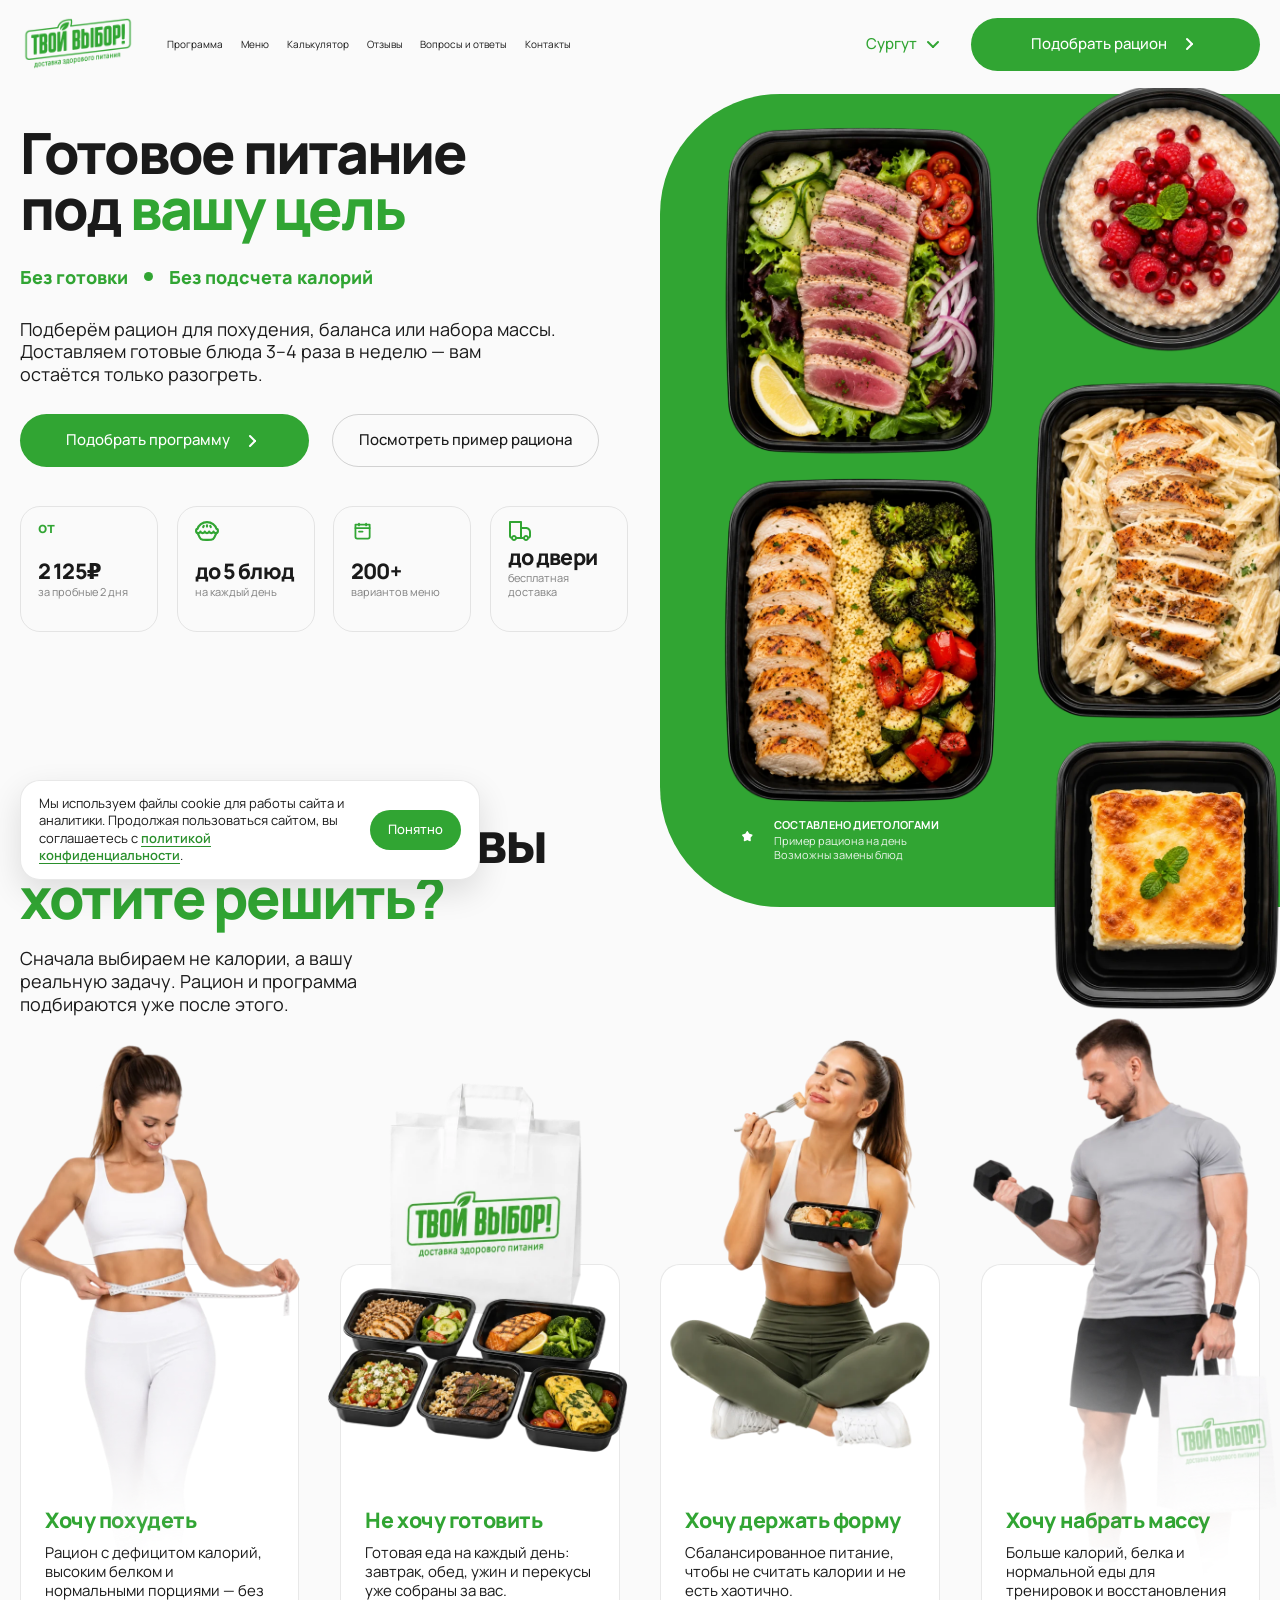
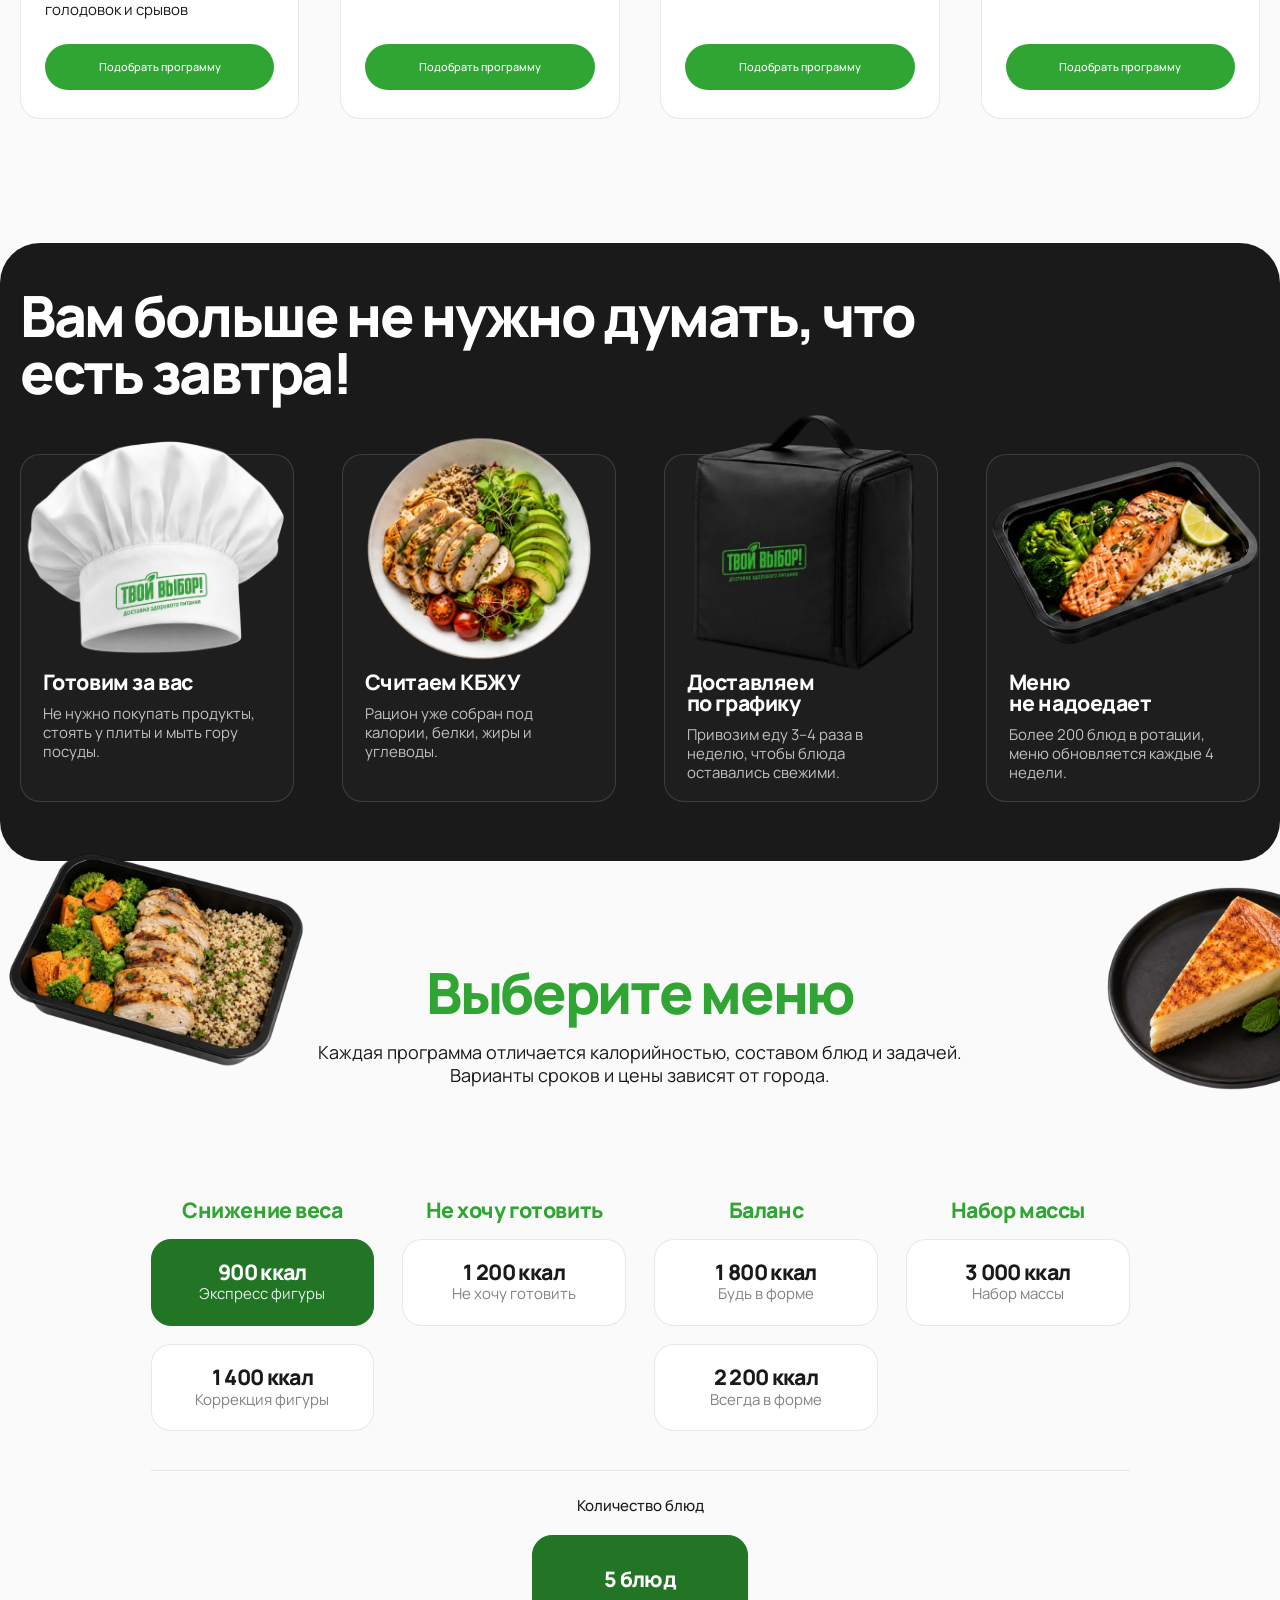
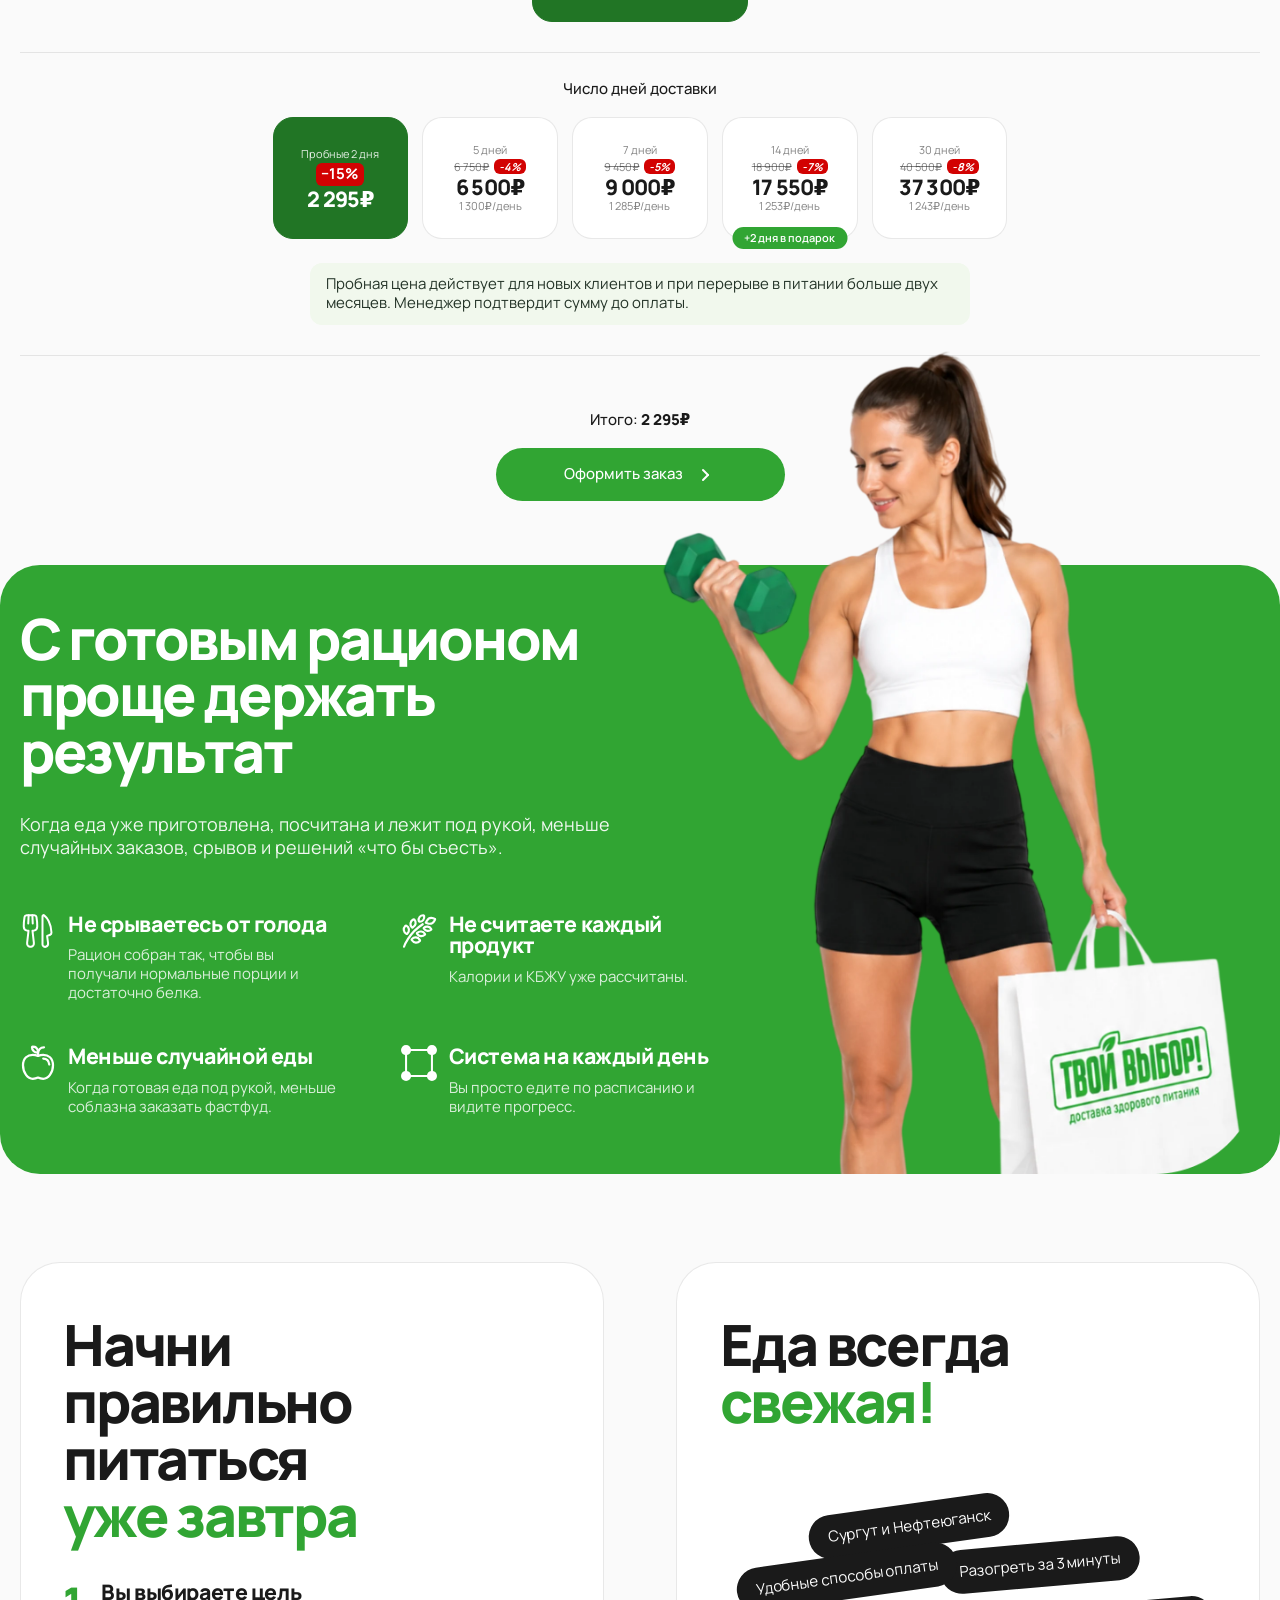
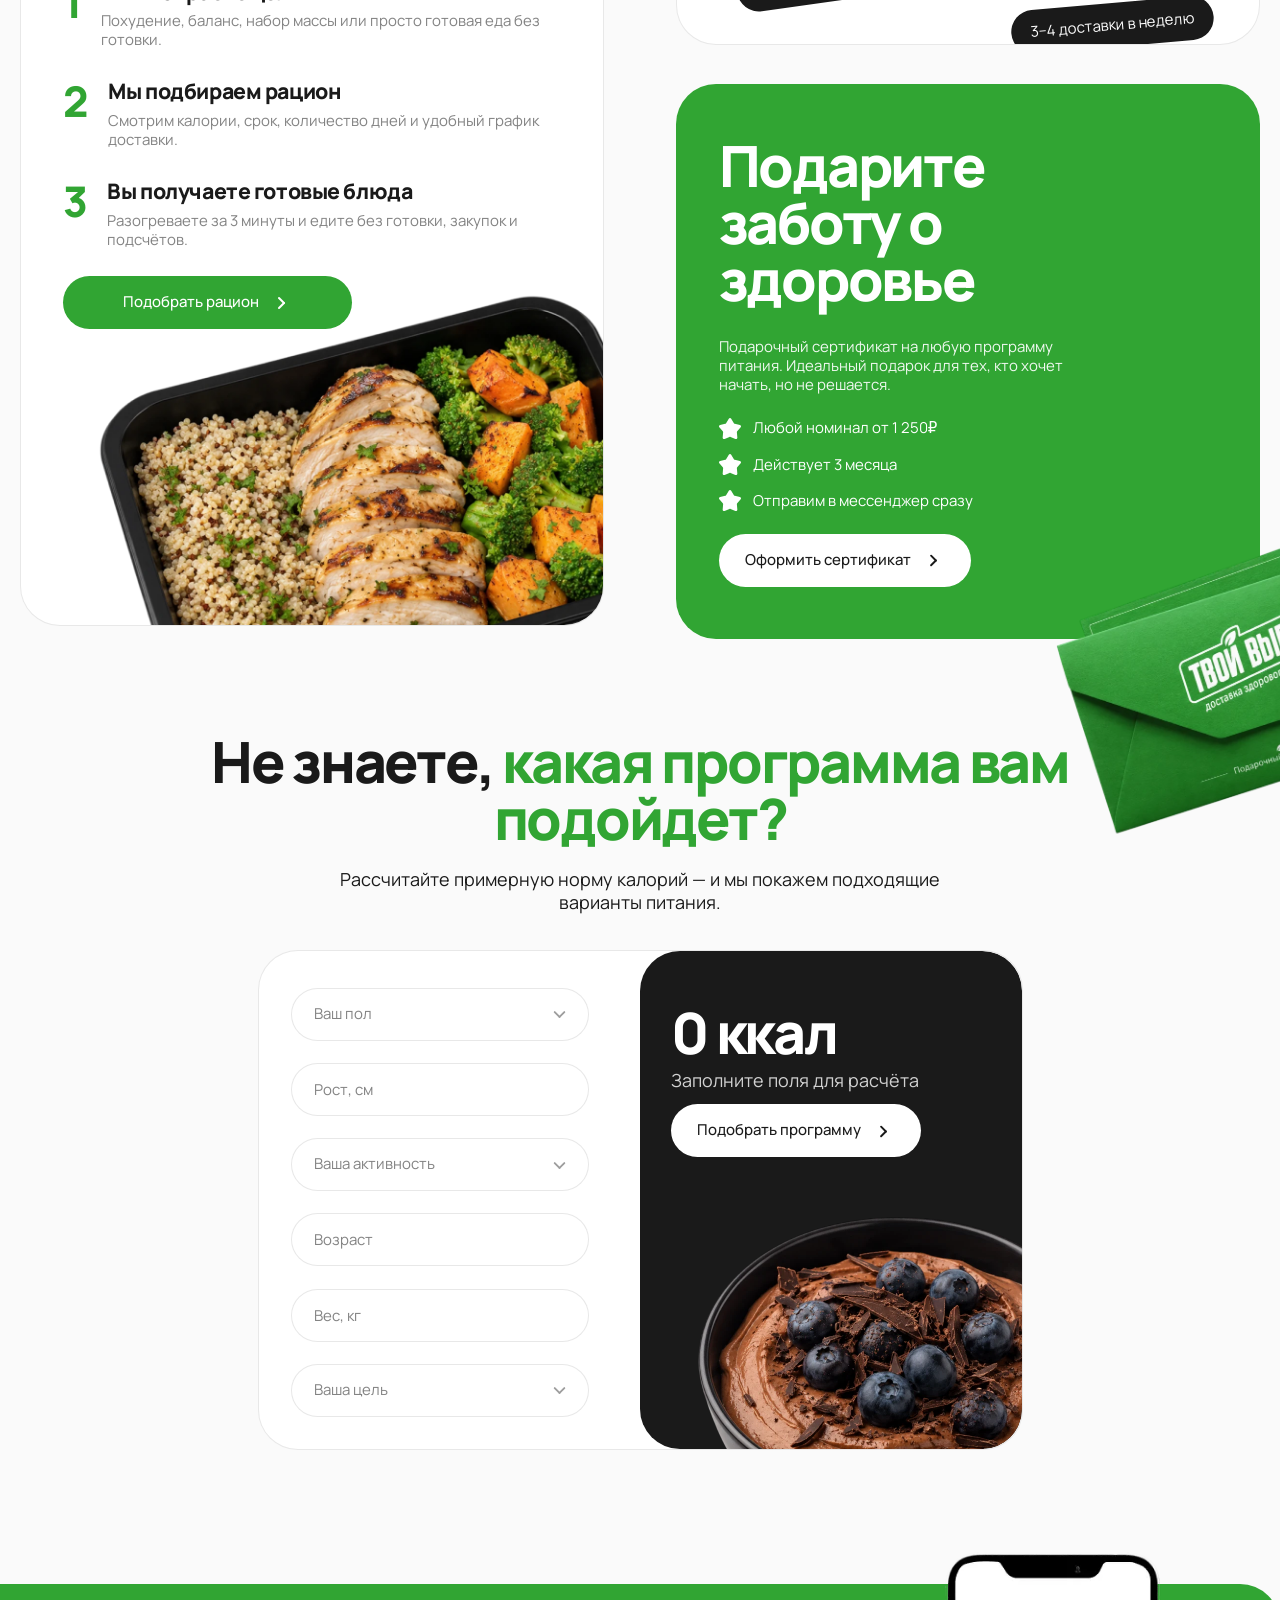
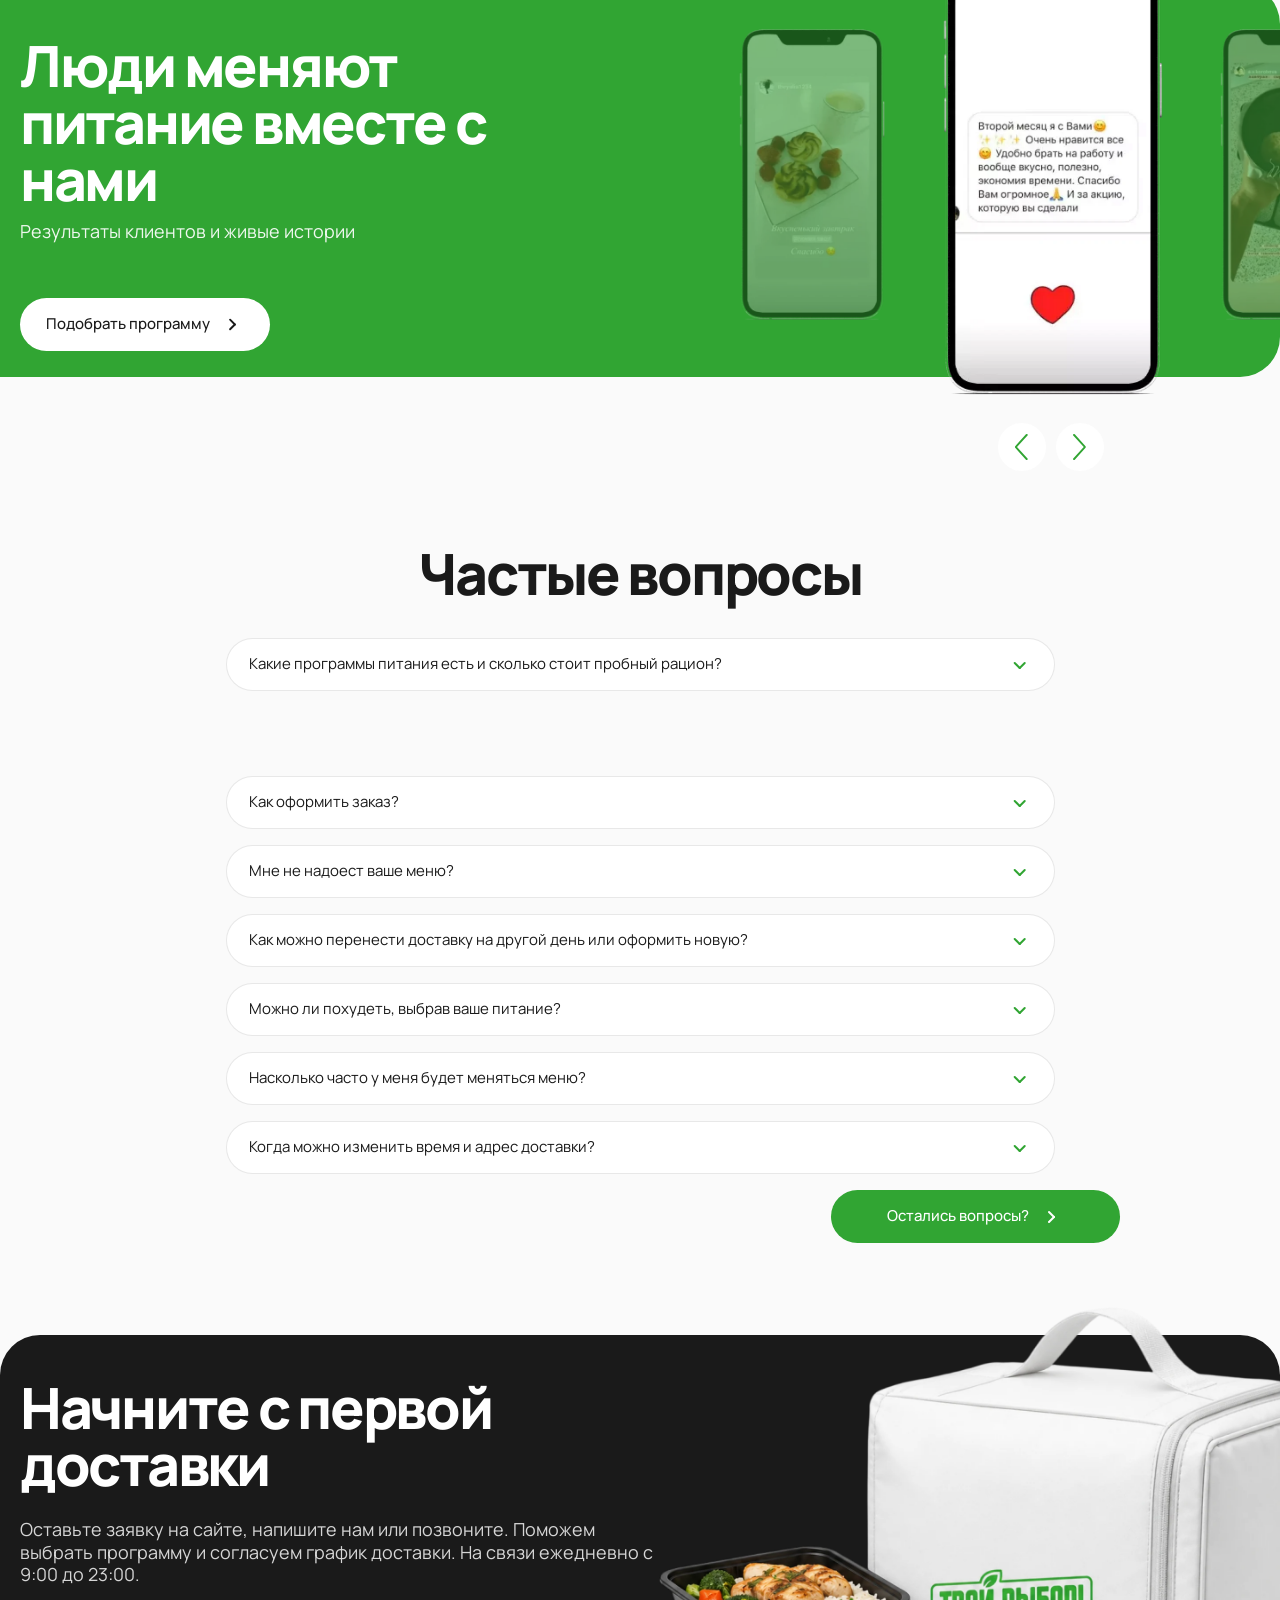
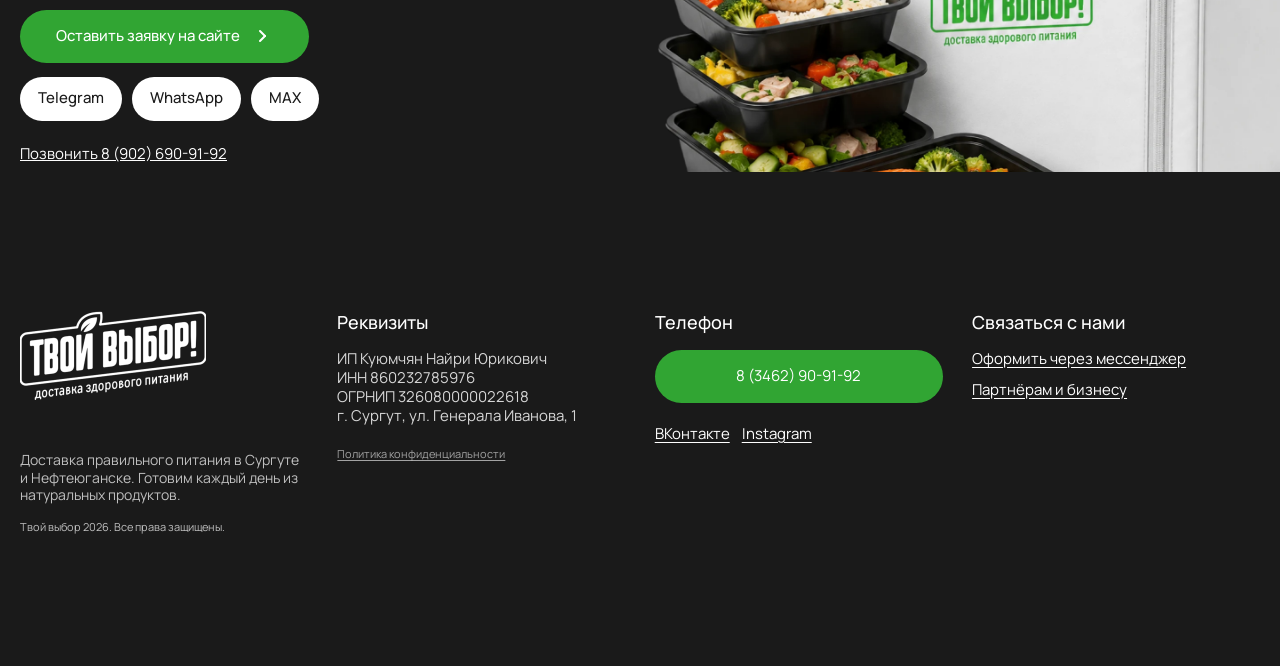
<file: index.html>
<!DOCTYPE html>
<html lang="ru">
<head>
<meta charset="UTF-8">
<meta name="viewport" content="width=device-width, initial-scale=1">
<title>Доставка здорового питания Твой Выбор — готовая еда в Сургуте и Нефтеюганске</title>
<meta name="description" content="Твой Выбор — сервис доставки здорового питания в Сургуте и Нефтеюганске. 6 программ от 900 до 3 000 ккал, пробные 2 дня со скидкой 15% от 2 125 ₽. Бесплатная доставка 3–4 раза в неделю.">
<meta name="robots" content="max-image-preview:large">
<meta name="facebook-domain-verification" content="9bepq363d5etlkonuqvglovvdm8kai">
<link rel="canonical" href="https://vibiraiedu.ru/">
<meta property="og:locale" content="ru_RU">
<meta property="og:site_name" content="Твой Выбор">
<meta property="og:type" content="website">
<meta property="og:title" content="Доставка здорового питания Твой Выбор — готовая еда в Сургуте и Нефтеюганске">
<meta property="og:description" content="Твой Выбор — сервис доставки здорового питания в Сургуте и Нефтеюганске. 6 программ от 900 до 3 000 ккал, пробные 2 дня со скидкой 15% от 2 125 ₽. Бесплатная доставка 3–4 раза в неделю.">
<meta property="og:url" content="https://vibiraiedu.ru/">
<meta property="og:image" content="https://vibiraiedu.ru/assets/img/og-cover.jpg">
<meta property="og:image:width" content="1200">
<meta property="og:image:height" content="630">
<meta name="twitter:card" content="summary_large_image">
<meta name="twitter:title" content="Доставка здорового питания Твой Выбор — готовая еда в Сургуте и Нефтеюганске">
<meta name="twitter:description" content="Твой Выбор — сервис доставки здорового питания в Сургуте и Нефтеюганске. 6 программ от 900 до 3 000 ккал, пробные 2 дня со скидкой 15% от 2 125 ₽. Бесплатная доставка 3–4 раза в неделю.">
<meta name="twitter:image" content="https://vibiraiedu.ru/assets/img/og-cover.jpg">
<link rel="icon" href="assets/img/logo.webp">
<link rel="stylesheet" href="fonts/fonts.css">
<link rel="stylesheet" href="style.css">
<script type="application/ld+json">
{
  "@context": "https://schema.org",
  "@graph": [
    {
      "@type": "FoodEstablishment",
      "@id": "https://vibiraiedu.ru/#organization",
      "name": "Твой Выбор",
      "url": "https://vibiraiedu.ru/",
      "logo": "https://vibiraiedu.ru/assets/img/logo.webp",
      "image": "https://vibiraiedu.ru/assets/img/og-cover.jpg",
      "description": "Сервис доставки готового здорового питания в Сургуте и Нефтеюганске. 6 программ от 900 до 3 000 ккал, пробные 2 дня со скидкой 15%, бесплатная доставка 3–4 раза в неделю.",
      "telephone": "+7-3462-90-91-92",
      "priceRange": "от 2 125 ₽",
      "address": {
        "@type": "PostalAddress",
        "streetAddress": "ул. Генерала Иванова, 1",
        "addressLocality": "Сургут",
        "addressCountry": "RU"
      },
      "areaServed": [
        { "@type": "City", "name": "Сургут" },
        { "@type": "City", "name": "Нефтеюганск" }
      ],
      "contactPoint": [
        {
          "@type": "ContactPoint",
          "telephone": "+7-3462-90-91-92",
          "contactType": "customer service",
          "areaServed": ["Сургут", "Нефтеюганск"],
          "availableLanguage": "Russian"
        },
        {
          "@type": "ContactPoint",
          "telephone": "+7-902-690-91-92",
          "contactType": "customer service",
          "areaServed": ["Сургут", "Нефтеюганск"],
          "availableLanguage": "Russian"
        }
      ],
      "openingHoursSpecification": {
        "@type": "OpeningHoursSpecification",
        "dayOfWeek": [
          "Monday",
          "Tuesday",
          "Wednesday",
          "Thursday",
          "Friday",
          "Saturday",
          "Sunday"
        ],
        "opens": "09:00",
        "closes": "23:00"
      },
      "sameAs": [
        "https://t.me/tvoivibor86",
        "https://vk.com/tvoivibor_86",
        "https://instagram.com/tvoivibor_surgut?utm_medium=copy_link",
        "https://instagram.com/tvoivibor_nefteugansk?utm_medium=copy_link"
      ],
      "hasOfferCatalog": {
        "@type": "OfferCatalog",
        "name": "Программы готового питания",
        "itemListElement": [
          { "@type": "Offer", "name": "900 ккал — Экспресс фигуры (5 блюд)" },
          { "@type": "Offer", "name": "1 200 ккал — Не хочу готовить (3 блюда)" },
          { "@type": "Offer", "name": "1 400 ккал — Коррекция фигуры (5 блюд)" },
          { "@type": "Offer", "name": "1 800 ккал — Будь в форме (5 блюд)" },
          { "@type": "Offer", "name": "2 200 ккал — Всегда в форме (5 блюд)" },
          { "@type": "Offer", "name": "3 000 ккал — Набор массы (5 блюд)" }
        ]
      }
    },
    {
      "@type": "WebSite",
      "@id": "https://vibiraiedu.ru/#website",
      "url": "https://vibiraiedu.ru/",
      "name": "Твой Выбор",
      "inLanguage": "ru-RU",
      "publisher": { "@id": "https://vibiraiedu.ru/#organization" }
    },
    {
      "@type": "WebPage",
      "@id": "https://vibiraiedu.ru/#webpage",
      "url": "https://vibiraiedu.ru/",
      "name": "Доставка здорового питания Твой Выбор — готовая еда в Сургуте и Нефтеюганске",
      "description": "Твой Выбор — сервис доставки здорового питания в Сургуте и Нефтеюганске. 6 программ от 900 до 3 000 ккал, пробные 2 дня со скидкой 15% от 2 125 ₽. Бесплатная доставка 3–4 раза в неделю.",
      "inLanguage": "ru-RU",
      "isPartOf": { "@id": "https://vibiraiedu.ru/#website" },
      "about": { "@id": "https://vibiraiedu.ru/#organization" }
    },
    {
      "@type": "FAQPage",
      "@id": "https://vibiraiedu.ru/#faq",
      "mainEntity": [
        {
          "@type": "Question",
          "name": "Какие программы питания есть и сколько стоит пробный рацион?",
          "acceptedAnswer": {
            "@type": "Answer",
            "text": "Доступны 6 программ: 900 ккал «Экспресс фигуры» (5 блюд), 1 200 ккал «Не хочу готовить» (3 блюда), 1 400 ккал «Коррекция фигуры» (5 блюд), 1 800 ккал «Будь в форме» (5 блюд), 2 200 ккал «Всегда в форме» (5 блюд) и 3 000 ккал «Набор массы» (5 блюд). Пробные 2 дня со скидкой 15% действуют для новых клиентов и при перерыве больше двух месяцев: в Сургуте от 2 125 ₽ (1 200 ккал — 2 125 ₽, 900 — 2 295 ₽, 1 400 — 2 465 ₽, 1 800 — 2 720 ₽, 2 200 — 3 060 ₽, 3 000 — 3 400 ₽), в Нефтеюганске от 2 295 ₽ (1 200 ккал — 2 295 ₽, 900 — 2 465 ₽, 1 400 — 2 635 ₽, 1 800 — 2 890 ₽, 2 200 — 3 230 ₽, 3 000 — 3 655 ₽). Итоговую сумму подтверждает менеджер."
          }
        },
        {
          "@type": "Question",
          "name": "В какие города доставляете, какой график и возможна ли замена блюд?",
          "acceptedAnswer": {
            "@type": "Answer",
            "text": "Бесплатная доставка работает в Сургуте и Нефтеюганске до двери 3–4 раза в неделю (через день, на 2 дня вперёд), вечером с 18:00 до 23:00. Доступны обычные заказы на 5, 7, 14 и 30 дней в Сургуте и на 8, 14 и 30 дней в Нефтеюганске. Возможны замены блюд — детали можно согласовать с менеджером по телефону 8 (902) 690-91-92 или в мессенджерах ежедневно с 9:00 до 23:00."
          }
        },
        {
          "@type": "Question",
          "name": "Как оформить заказ?",
          "acceptedAnswer": {
            "@type": "Answer",
            "text": "Напишите нам в WhatsApp или позвоните по номеру 8 (902) 690-91-92 за день до первой доставки. Доставляем вечером, с 18:00 до 23:00."
          }
        },
        {
          "@type": "Question",
          "name": "Мне не надоест ваше меню?",
          "acceptedAnswer": {
            "@type": "Answer",
            "text": "Блюда не повторяются. Каждый день — что-то новое из любимых ингредиентов: мясо, крупы, овощи, фрукты, молочные продукты, специи. Готовим и правильные десерты. В нашей коллекции более 200 блюд."
          }
        },
        {
          "@type": "Question",
          "name": "Как можно перенести доставку на другой день или оформить новую?",
          "acceptedAnswer": {
            "@type": "Answer",
            "text": "Да. Предупредите нас заранее или в день доставки до 12:00 по Сургуту (до 11:00 по Нефтеюганску) — перенесём без проблем."
          }
        },
        {
          "@type": "Question",
          "name": "Можно ли похудеть, выбрав ваше питание?",
          "acceptedAnswer": {
            "@type": "Answer",
            "text": "Да. Питаясь только нашими блюдами, можно добиться отличных результатов. В среднем в первую неделю уходит около двух килограммов — результат зависит от исходных параметров и индивидуального обмена веществ."
          }
        },
        {
          "@type": "Question",
          "name": "Насколько часто у меня будет меняться меню?",
          "acceptedAnswer": {
            "@type": "Answer",
            "text": "Меню не повторяется четыре полные недели. Затем повторения становятся случайными, а новые блюда периодически добавляются в коллекцию."
          }
        },
        {
          "@type": "Question",
          "name": "Когда можно изменить время и адрес доставки?",
          "acceptedAnswer": {
            "@type": "Answer",
            "text": "Свяжитесь с менеджером до 17:00 в день доставки — скорректируем время и адрес."
          }
        }
      ]
    }
  ]
}
</script>
</head>
<body>

<!-- ================= HEADER ================= -->
<header class="hdr" id="hdr">
  <div class="hdr__in container">
    <a class="hdr__logo" href="#hero" aria-label="Твой Выбор — на главную">
      <img src="assets/img/logo.webp" alt="Твой Выбор" width="131" height="62">
    </a>

    <nav class="hdr__nav" id="nav" aria-label="Основная навигация">
      <a href="#programs">Программа</a>
      <a href="#menu">Меню</a>
      <a href="#calculator">Калькулятор</a>
      <a href="#results">Отзывы</a>
      <a href="#faq">Вопросы и ответы</a>
      <a href="#contacts">Контакты</a>
    </nav>

    <div class="hdr__side">
      <div class="city" id="city">
        <button class="city__btn" type="button" aria-expanded="false" aria-haspopup="listbox">
          <span class="city__name" id="cityName">Сургут</span>
          <img class="city__chev" src="assets/icons/arrow-green.svg" alt="" width="24" height="24" aria-hidden="true">
        </button>
        <ul class="city__list" role="listbox" hidden>
          <li><button type="button" role="option" aria-selected="true" data-city="Сургут">Сургут</button></li>
          <li><button type="button" role="option" aria-selected="false" data-city="Нефтеюганск">Нефтеюганск</button></li>
        </ul>
      </div>

      <a class="btn btn--primary hdr__cta" href="#menu">
        Подобрать рацион
        <img src="assets/icons/arrow-white.svg" alt="" width="24" height="24" aria-hidden="true">
      </a>

      <button class="burger" id="burger" type="button" aria-expanded="false" aria-controls="nav" aria-label="Меню">
        <span></span><span></span><span></span>
      </button>
    </div>
  </div>
</header>

<main>

<!-- ================= HERO ================= -->
<section class="hero" id="hero">
  <div class="hero__in container">
    <div class="hero__col">
      <p class="hero__since">Работаем для вас с 2017 года</p>
      <h1 class="hero__title">Готовое питание<br>под <em>вашу цель</em></h1>

      <p class="hero__marks">
        <span>Без готовки</span>
        <i class="dot" aria-hidden="true"></i>
        <span>Без подсчета калорий</span>
      </p>

      <p class="hero__lead">Подберём рацион для похудения, баланса или набора массы. Доставляем готовые блюда 3–4 раза в неделю — вам остаётся только разогреть.</p>

      <div class="hero__cta">
        <a class="btn btn--primary" href="#menu">
          <span class="only-desk">Подобрать программу</span><span class="only-mob">Подобрать рацион</span>
          <img src="assets/icons/arrow-white.svg" alt="" width="24" height="24" aria-hidden="true">
        </a>
        <a class="btn btn--ghost" href="#day">Посмотреть пример рациона</a>
      </div>

      <ul class="hero__stats">
        <li class="stat">
          <span class="stat__top">от</span>
          <b class="stat__num" id="heroTrialPrice">2 125₽</b>
          <span class="stat__cap">за пробные 2 дня</span>
        </li>
        <li class="stat">
          <img class="stat__ic" src="assets/icons/ic-dish.svg" alt="" width="24" height="24" aria-hidden="true">
          <b class="stat__num">до 5 блюд</b>
          <span class="stat__cap">на каждый день</span>
        </li>
        <li class="stat">
          <img class="stat__ic" src="assets/icons/ic-calendar.svg" alt="" width="24" height="24" aria-hidden="true">
          <b class="stat__num">200+</b>
          <span class="stat__cap">вариантов меню</span>
        </li>
        <li class="stat">
          <img class="stat__ic" src="assets/icons/ic-delivery.svg" alt="" width="24" height="24" aria-hidden="true">
          <b class="stat__num">до двери</b>
          <span class="stat__cap">бесплатная доставка</span>
        </li>
      </ul>
    </div>

    <div class="hero__art" id="day">
      <div class="hero__panel">
        <picture><source media="(max-width:900px)" srcset="assets/img/m-hero-tuna.webp"><img class="hero__ph hero__ph--tuna"    src="assets/img/hero-tuna.webp"    alt="" loading="eager" width="370" height="462"></picture>
        <picture><source media="(max-width:900px)" srcset="assets/img/m-hero-oatmeal.webp"><img class="hero__ph hero__ph--oat"     src="assets/img/hero-oatmeal.webp" alt="" loading="eager" width="341" height="426"></picture>
        <picture><source media="(max-width:900px)" srcset="assets/img/m-hero-chicken.webp"><img class="hero__ph hero__ph--chicken" src="assets/img/hero-chicken.webp" alt="" loading="eager" width="371" height="463"></picture>
        <picture><source media="(max-width:900px)" srcset="assets/img/m-hero-pasta.webp"><img class="hero__ph hero__ph--pasta"   src="assets/img/hero-pasta.webp"   alt="" loading="eager" width="371" height="464"></picture>
        <picture><source media="(max-width:900px)" srcset="assets/img/m-hero-lasagna.webp"><img class="hero__ph hero__ph--lasagna" src="assets/img/hero-lasagna.webp" alt="" loading="eager" width="309" height="386"></picture>
        <p class="hero__badge">
          <img src="assets/icons/ic-star-badge.svg" alt="" width="24" height="24">
          <b>СОСТАВЛЕНО ДИЕТОЛОГАМИ</b>
          <span>Пример рациона на день<br>Возможны замены блюд</span>
        </p>
      </div>
    </div>
  </div>
</section>

<!-- ================= ЦЕЛИ ================= -->
<section class="goals" id="programs">
  <span class="legacy-anchor" id="about-us" aria-hidden="true"></span>
  <div class="container">
    <header class="sec__head sec__head--left">
      <h2 class="sec__title">Какую проблему вы <em>хотите решить?</em></h2>
      <p class="sec__lead">Сначала выбираем не калории, а вашу реальную задачу. Рацион и программа подбираются уже после этого.</p>
    </header>

    <ul class="goals__grid">
      <li class="goal">
        <div class="goal__pic"><picture><source media="(max-width:900px)" srcset="assets/img/m-goal-woman-measure.webp"><img src="assets/img/goal-woman-measure.webp" alt="Девушка измеряет талию сантиметровой лентой" loading="lazy" width="329" height="677"></picture></div>
        <h3 class="goal__title">Хочу похудеть</h3>
        <p class="goal__text">Рацион с дефицитом калорий, высоким белком и нормальными порциями — без голодовок и срывов</p>
        <button class="btn btn--primary btn--sm goal__btn" type="button" data-goal="0">Подобрать программу</button>
      </li>
      <li class="goal">
        <div class="goal__pic"><picture><source media="(max-width:900px)" srcset="assets/img/m-goal-bag-boxes.webp"><img src="assets/img/goal-bag-boxes.webp" alt="Пакет с контейнерами готовой еды" loading="lazy" width="334" height="418"></picture></div>
        <h3 class="goal__title">Не хочу готовить</h3>
        <p class="goal__text">Готовая еда на каждый день: завтрак, обед, ужин и перекусы уже собраны за вас.</p>
        <button class="btn btn--primary btn--sm goal__btn" type="button" data-goal="1">Подобрать программу</button>
      </li>
      <li class="goal">
        <div class="goal__pic"><picture><source media="(max-width:900px)" srcset="assets/img/m-goal-woman-eating.webp"><img src="assets/img/goal-woman-eating.webp" alt="Девушка ест из контейнера" loading="lazy" width="273" height="431"></picture></div>
        <h3 class="goal__title">Хочу держать форму</h3>
        <p class="goal__text">Сбалансированное питание, чтобы не считать калории и не есть хаотично.</p>
        <button class="btn btn--primary btn--sm goal__btn" type="button" data-goal="2">Подобрать программу</button>
      </li>
      <li class="goal">
        <div class="goal__pic"><picture><source media="(max-width:900px)" srcset="assets/img/m-goal-man-dumbbell.webp"><img src="assets/img/goal-man-dumbbell.webp" alt="Мужчина с гантелей и пакетом еды" loading="lazy" width="329" height="661"></picture></div>
        <h3 class="goal__title">Хочу набрать массу</h3>
        <p class="goal__text">Больше калорий, белка и нормальной еды для тренировок и восстановления</p>
        <button class="btn btn--primary btn--sm goal__btn" type="button" data-goal="3">Подобрать программу</button>
      </li>
    </ul>
  </div>
</section>

<!-- ================= ТЁМНАЯ СЕКЦИЯ ================= -->
<section class="why">
  <div class="container">
    <!-- перенос после «больше» — так строки разбиты в мобильном фрейме макета -->
    <h2 class="sec__title why__title">Вам больше<br class="only-mob"> не нужно думать, что есть завтра!</h2>
    <ul class="why__grid">
      <li class="why__card">
        <div class="why__pic"><picture><source media="(max-width:900px)" srcset="assets/img/m-card-chef-hat.webp"><img src="assets/img/card-chef-hat.webp" alt="Поварской колпак «Твой Выбор»" loading="lazy" width="293" height="242"></picture></div>
        <h3>Готовим за вас</h3>
        <p>Не нужно покупать продукты, стоять у плиты и мыть гору посуды.</p>
      </li>
      <li class="why__card">
        <div class="why__pic"><picture><source media="(max-width:900px)" srcset="assets/img/m-card-plate-avocado.webp"><img src="assets/img/card-plate-avocado.webp" alt="Тарелка с курицей, авокадо и овощами" loading="lazy" width="263" height="257"></picture></div>
        <h3>Считаем КБЖУ</h3>
        <p>Рацион уже собран под калории, белки, жиры и углеводы.</p>
      </li>
      <li class="why__card">
        <div class="why__pic"><picture><source media="(max-width:900px)" srcset="assets/img/m-card-bag-black.webp"><img src="assets/img/card-bag-black.webp" alt="Термосумка для доставки" loading="lazy" width="258" height="288"></picture></div>
        <h3>Доставляем<br>по графику</h3>
        <p>Привозим еду 3–4 раза в неделю, чтобы блюда оставались свежими.</p>
      </li>
      <li class="why__card">
        <div class="why__pic"><picture><source media="(max-width:900px)" srcset="assets/img/m-card-salmon.webp"><img src="assets/img/card-salmon.webp" alt="Лосось с рисом и брокколи" loading="lazy" width="292" height="214"></picture></div>
        <h3>Меню<br>не надоедает</h3>
        <p>Более 200 блюд в ротации, меню обновляется каждые 4 недели.</p>
      </li>
    </ul>

    <a class="btn btn--primary why__cta" href="#menu">
      Подобрать рацион
      <img src="assets/icons/arrow-white.svg" alt="" width="24" height="24" aria-hidden="true">
    </a>
  </div>
</section>

<!-- ================= КОНФИГУРАТОР МЕНЮ ================= -->
<section class="menu" id="menu">
  <span class="legacy-anchor" id="chose-program" aria-hidden="true"></span>
  <img class="menu__deco menu__deco--l" src="assets/img/menu-chicken-carrot.webp" alt="" loading="lazy" aria-hidden="true" width="404" height="292">
  <!-- десктопный вариант — прямой потомок .menu, а не #cfg: у #cfg класс reveal,
       transform на время анимации появления делает #cfg containing block для
       position:absolute потомков, и фото на миг уезжает в неправильное место
       (см. HANDOFF.md). На ≤900px эта картинка скрыта — там своя, ниже. -->
  <img class="menu__deco menu__deco--r" src="assets/img/menu-cheesecake.webp" alt="" loading="lazy" aria-hidden="true" width="342" height="295">

  <div class="container">
    <header class="sec__head">
      <h2 class="sec__title sec__title--green">Выберите меню</h2>
      <p class="sec__lead">Каждая программа отличается калорийностью, составом блюд и задачей. Варианты сроков и цены зависят от города.</p>
    </header>

    <div class="cfg" id="cfg">
      <div class="cfg__goals" id="cfgGoals">
        <div class="cfgGoal">
          <p class="cfgGoal__name">Снижение веса</p>
          <div class="cfgGoal__opts">
            <button class="chip chip--kcal is-on" type="button" data-goal="0" data-prog="0" data-kcal="900" aria-pressed="true"><b>900 ккал</b><span>Экспресс фигуры</span></button>
            <button class="chip chip--kcal" type="button" data-goal="0" data-prog="1" data-kcal="1400" aria-pressed="false"><b>1 400 ккал</b><span>Коррекция фигуры</span></button>
          </div>
        </div>
        <div class="cfgGoal">
          <p class="cfgGoal__name">Не хочу готовить</p>
          <div class="cfgGoal__opts">
            <button class="chip chip--kcal" type="button" data-goal="1" data-prog="0" data-kcal="1200" aria-pressed="false"><b>1 200 ккал</b><span>Не хочу готовить</span></button>
          </div>
        </div>
        <div class="cfgGoal">
          <p class="cfgGoal__name">Баланс</p>
          <div class="cfgGoal__opts">
            <button class="chip chip--kcal" type="button" data-goal="2" data-prog="0" data-kcal="1800" aria-pressed="false"><b>1 800 ккал</b><span>Будь в форме</span></button>
            <button class="chip chip--kcal" type="button" data-goal="2" data-prog="1" data-kcal="2200" aria-pressed="false"><b>2 200 ккал</b><span>Всегда в форме</span></button>
          </div>
        </div>
        <div class="cfgGoal">
          <p class="cfgGoal__name">Набор массы</p>
          <div class="cfgGoal__opts">
            <button class="chip chip--kcal" type="button" data-goal="3" data-prog="0" data-kcal="3000" aria-pressed="false"><b>3 000 ккал</b><span>Набор массы</span></button>
          </div>
        </div>
      </div>

      <div class="cfg__row">
        <p class="cfg__label">Количество блюд</p>
        <div class="cfg__meals" id="cfgMeals"><div class="chip is-on"><b>5 блюд</b></div></div>
      </div>

      <!-- мобильный вариант (≤900px): в макете стоит между «Количество блюд»
           и «Число дней» в потоке, поэтому остаётся здесь, а не рядом с --l -->
      <picture><source media="(max-width:900px)" srcset="assets/img/m-menu-cheesecake.webp"><img class="menu__deco menu__deco--r-m" src="assets/img/menu-cheesecake.webp" alt="" loading="lazy" aria-hidden="true" width="342" height="295"></picture>

      <div class="cfg__row">
        <p class="cfg__label">Число дней доставки</p>
        <div class="cfg__days" id="cfgDays">
          <button class="day-chip is-on" type="button" data-days="2" aria-pressed="true"><span class="day-chip__lab">Пробные 2 дня</span><span class="day-chip__off">−15%</span><span class="day-chip__price">2 295₽</span></button>
          <button class="day-chip" type="button" data-days="5" aria-pressed="false"><span class="day-chip__lab">5 дней</span><span class="day-chip__old"><s>6 750₽</s><i class="day-chip__off">-4%</i></span><span class="day-chip__price">6 500₽</span><span class="day-chip__per">1 300₽/день</span></button>
          <button class="day-chip" type="button" data-days="7" aria-pressed="false"><span class="day-chip__lab">7 дней</span><span class="day-chip__old"><s>9 450₽</s><i class="day-chip__off">-5%</i></span><span class="day-chip__price">9 000₽</span><span class="day-chip__per">1 285₽/день</span></button>
          <button class="day-chip" type="button" data-days="14" aria-pressed="false"><span class="day-chip__lab">14 дней</span><span class="day-chip__old"><s>18 900₽</s><i class="day-chip__off">-7%</i></span><span class="day-chip__price">17 550₽</span><span class="day-chip__per">1 253₽/день</span><span class="day-chip__gift">+2 дня в подарок</span></button>
          <button class="day-chip" type="button" data-days="30" aria-pressed="false"><span class="day-chip__lab">30 дней</span><span class="day-chip__old"><s>40 500₽</s><i class="day-chip__off">-8%</i></span><span class="day-chip__price">37 300₽</span><span class="day-chip__per">1 243₽/день</span></button>
        </div>
        <p class="cfg__trial-terms" id="cfgTrialTerms">Пробная цена действует для новых клиентов и при перерыве в питании больше двух месяцев. Менеджер подтвердит сумму до оплаты.</p>
      </div>

      <p class="cfg__total">Итого: <b id="cfgTotal" aria-live="polite">2 295₽</b></p>

      <a class="btn btn--primary cfg__submit" href="#order" id="cfgSubmit">
        Оформить заказ
        <img src="assets/icons/arrow-white.svg" alt="" width="24" height="24" aria-hidden="true">
      </a>
    </div>
  </div>
</section>

<!-- ================= ЗЕЛЁНАЯ СЕКЦИЯ ================= -->
<section class="keep">
  <div class="keep__in container">
    <div class="keep__col">
      <h2 class="sec__title keep__title">С готовым рационом проще держать результат</h2>
      <p class="keep__lead">Когда еда уже приготовлена, посчитана и лежит под рукой, меньше случайных заказов, срывов и решений &laquo;что бы съесть&raquo;.</p>

      <ul class="keep__grid">
        <li>
          <img src="assets/icons/ic-fork-knife.svg" alt="" width="36" height="36" aria-hidden="true">
          <div><h3>Не срываетесь от голода</h3><p>Рацион собран так, чтобы вы получали нормальные порции и достаточно белка.</p></div>
        </li>
        <li>
          <img src="assets/icons/ic-wheat.svg" alt="" width="33" height="33" aria-hidden="true">
          <div><h3>Не считаете каждый продукт</h3><p>Калории и КБЖУ уже рассчитаны.</p></div>
        </li>
        <li>
          <img src="assets/icons/ic-apple.svg" alt="" width="32" height="32" aria-hidden="true">
          <div><h3>Меньше случайной еды</h3><p>Когда готовая еда под рукой, меньше соблазна заказать фастфуд.</p></div>
        </li>
        <li>
          <img src="assets/icons/ic-scale.svg" alt="" width="27" height="27" aria-hidden="true">
          <div><h3>Система на каждый день</h3><p>Вы просто едите по расписанию и видите прогресс.</p></div>
        </li>
      </ul>

      <a class="btn btn--white keep__cta" href="#menu">
        Подобрать рацион
        <img src="assets/icons/arrow-dark.svg" alt="" width="24" height="24" aria-hidden="true">
      </a>
    </div>
  </div>

  <!-- фото — прямой потомок .keep, а не .keep__in: bottom:0 должен прилегать
       к низу самой зелёной секции, а не к низу внутреннего контейнера
       с текстом, у которого есть свой нижний паддинг (иначе между фото
       и низом секции остаётся зазор с шириной этого паддинга) -->
  <picture><source media="(max-width:900px)" srcset="assets/img/m-green-woman-bag.webp"><img class="keep__pic" src="assets/img/green-woman-bag.webp" alt="Девушка с гантелей и пакетом еды" loading="lazy" width="682" height="973"></picture>
</section>

<!-- ================= ШАГИ + СВЕЖЕСТЬ ================= -->
<section class="split">
  <div class="split__in container">
    <article class="steps">
      <h2 class="steps__title">Начни правильно питаться<br><em>уже завтра</em></h2>
      <ol class="steps__list">
        <li><b>1</b><div><h3>Вы выбираете цель</h3><p>Похудение, баланс, набор массы или просто готовая еда без готовки.</p></div></li>
        <li><b>2</b><div><h3>Мы подбираем рацион</h3><p>Смотрим калории, срок, количество дней и удобный график доставки.</p></div></li>
        <li><b>3</b><div><h3>Вы получаете готовые блюда</h3><p>Разогреваете за 3 минуты и едите без готовки, закупок и подсчётов.</p></div></li>
      </ol>
      <a class="btn btn--primary steps__cta" href="#menu">
        Подобрать рацион
        <img src="assets/icons/arrow-white.svg" alt="" width="24" height="24" aria-hidden="true">
      </a>
      <picture><source media="(max-width:900px)" srcset="assets/img/m-steps-dish.webp"><img class="steps__pic" src="assets/img/steps-dish.webp" alt="" loading="lazy" aria-hidden="true" width="559" height="352"></picture>
    </article>

    <div class="split__col">
      <article class="fresh">
      <h2 class="fresh__title">Еда всегда <em>свежая!</em></h2>
      <ul class="fresh__tags">
        <li>Сургут и Нефтеюганск</li>
        <li>Разогреть за 3 минуты</li>
        <li>Удобные способы оплаты</li>
        <li>3–4 доставки в неделю</li>
      </ul>
      </article>

      <article class="gift" id="gift">
        <div class="gift__col">
          <h2 class="gift__title">Подарите заботу о здоровье</h2>
          <p class="gift__lead">Подарочный сертификат на любую программу питания. Идеальный подарок для тех, кто хочет начать, но не решается.</p>
          <ul class="gift__list">
            <li><img src="assets/icons/ic-star.svg" alt="" width="22" height="22" aria-hidden="true">Любой номинал от 1 250₽</li>
            <li><img src="assets/icons/ic-star.svg" alt="" width="22" height="22" aria-hidden="true">Действует 3 месяца</li>
            <li><img src="assets/icons/ic-star.svg" alt="" width="22" height="22" aria-hidden="true">Отправим в мессенджер сразу</li>
          </ul>
          <a class="btn btn--white gift__cta" href="#order" data-contact-intent="Подарочный сертификат" data-modal-type="certificate">
            Оформить сертификат
            <img src="assets/icons/arrow-dark.svg" alt="" width="24" height="24" aria-hidden="true">
          </a>
        </div>
        <picture><source media="(max-width:900px)" srcset="assets/img/m-gift-envelope.webp"><img class="gift__pic" src="assets/img/gift-envelope.webp" alt="" loading="lazy" aria-hidden="true" width="581" height="501"></picture>
      </article>
    </div>
  </div>
</section>

<!-- ================= КАЛЬКУЛЯТОР ================= -->
<section class="calc" id="calculator">
  <div class="container">
    <header class="sec__head">
      <h2 class="sec__title">Не знаете, <em>какая программа вам подойдет?</em></h2>
      <p class="sec__lead">Рассчитайте примерную норму калорий — и мы покажем подходящие варианты питания.</p>
    </header>

    <div class="calc__box">
      <form class="calc__form" id="calcForm" novalidate>
        <label class="field">
          <select id="calcSex" required>
            <option value="" selected disabled>Ваш пол</option>
            <option value="f">Женский</option>
            <option value="m">Мужской</option>
          </select>
        </label>
        <label class="field">
          <input id="calcHeight" aria-label="Рост, см" type="number" inputmode="numeric" min="120" max="230" placeholder="Рост, см" required>
        </label>
        <label class="field">
          <select id="calcAct" required>
            <option value="" selected disabled>Ваша активность</option>
            <option value="1.2">Минимальная — сидячая работа</option>
            <option value="1.375">Низкая — 1–2 тренировки в неделю</option>
            <option value="1.55">Средняя — 3–4 тренировки в неделю</option>
            <option value="1.725">Высокая — 5–6 тренировок в неделю</option>
            <option value="1.9">Очень высокая — тяжёлый труд</option>
          </select>
        </label>
        <label class="field">
          <input id="calcAge" aria-label="Возраст" type="number" inputmode="numeric" min="14" max="99" placeholder="Возраст" required>
        </label>
        <label class="field">
          <input id="calcWeight" aria-label="Вес, кг" type="number" inputmode="numeric" min="30" max="250" placeholder="Вес, кг" required>
        </label>
        <label class="field">
          <select id="calcGoal" required>
            <option value="" selected disabled>Ваша цель</option>
            <option value="-0.2">Снизить вес</option>
            <option value="0">Держать форму</option>
            <option value="0.15">Набрать массу</option>
          </select>
        </label>
        <p class="calc__err" id="calcErr" role="alert" hidden>Проверьте значения в отмеченных полях</p>
      </form>

      <div class="calc__res">
        <b class="calc__num" id="calcNum" aria-live="polite">0 ккал</b>
        <p class="calc__cap" id="calcCap">Заполните поля для расчёта</p>
        <button class="btn btn--white calc__cta" type="button" id="calcCta">
          Подобрать программу
          <img src="assets/icons/arrow-dark.svg" alt="" width="24" height="24" aria-hidden="true">
        </button>
        <picture><source media="(max-width:900px)" srcset="assets/img/m-calc-dessert.webp"><img class="calc__pic" src="assets/img/calc-dessert.webp" alt="" loading="lazy" aria-hidden="true" width="340" height="318"></picture>
      </div>
    </div>
  </div>
</section>

<!-- ================= ОТЗЫВЫ ================= -->
<section class="rev" id="results">
  <span class="legacy-anchor" id="reviews" aria-hidden="true"></span>
  <div class="rev__in container">
    <div class="rev__col">
      <h2 class="sec__title rev__title">Люди меняют питание вместе с нами</h2>
      <p class="rev__lead">Результаты клиентов и живые истории</p>
      <a class="btn btn--white rev__cta" href="#menu">
        Подобрать программу
        <img src="assets/icons/arrow-dark.svg" alt="" width="24" height="24" aria-hidden="true">
      </a>
    </div>

    <div class="carousel carousel--rev" id="revCarousel">
      <ul class="carousel__track" id="revTrack">
        <li class="rev__slide"><picture><source media="(max-width:900px)" srcset="assets/img/m-review-phone-left.webp"><img src="assets/img/review-phone-left.webp" alt="Скриншот отзыва клиента" loading="lazy" width="181" height="345"></picture></li>
        <li class="rev__slide"><picture><source media="(max-width:900px)" srcset="assets/img/m-review-phone-center.webp"><img src="assets/img/review-phone-center.webp" alt="Скриншот отзыва клиента" loading="lazy" width="282" height="537"></picture></li>
        <li class="rev__slide"><picture><source media="(max-width:900px)" srcset="assets/img/m-review-phone-right.webp"><img src="assets/img/review-phone-right.webp" alt="Скриншот отзыва клиента" loading="lazy" width="181" height="345"></picture></li>
      </ul>
      <div class="carousel__ctrls">
        <button class="carousel__nav carousel__nav--prev" type="button" aria-label="Предыдущий отзыв">
          <img src="assets/icons/carousel-left.svg" alt="" width="19" height="41" aria-hidden="true">
        </button>
        <button class="carousel__nav carousel__nav--next" type="button" aria-label="Следующий отзыв">
          <img src="assets/icons/carousel-right.svg" alt="" width="19" height="41" aria-hidden="true">
        </button>
      </div>
    </div>
  </div>
</section>

<!-- ================= FAQ ================= -->
<section class="faq" id="faq">
  <div class="container">
    <h2 class="sec__title faq__title">Частые вопросы</h2>

    <ul class="faq__list" id="faqList">
      <li class="faq__item">
        <button class="faq__q" type="button" aria-expanded="false">
          <span>Какие программы питания есть и сколько стоит пробный рацион?</span>
          <img src="assets/icons/chevron-faq.svg" alt="" width="24" height="24" aria-hidden="true">
        </button>
        <div class="faq__a"><div><p>Доступны 6 программ: 900 ккал «Экспресс фигуры» (5 блюд), 1 200 ккал «Не хочу готовить» (3 блюда), 1 400 ккал «Коррекция фигуры» (5 блюд), 1 800 ккал «Будь в форме» (5 блюд), 2 200 ккал «Всегда в форме» (5 блюд) и 3 000 ккал «Набор массы» (5 блюд). Пробные 2 дня со скидкой 15% действуют для новых клиентов и при перерыве больше двух месяцев: в Сургуте от 2 125 ₽ (1 200 ккал — 2 125 ₽, 900 — 2 295 ₽, 1 400 — 2 465 ₽, 1 800 — 2 720 ₽, 2 200 — 3 060 ₽, 3 000 — 3 400 ₽), в Нефтеюганске от 2 295 ₽ (1 200 ккал — 2 295 ₽, 900 — 2 465 ₽, 1 400 — 2 635 ₽, 1 800 — 2 890 ₽, 2 200 — 3 230 ₽, 3 000 — 3 655 ₽). Итоговую сумму подтверждает менеджер.</p></div></div>
      </li>
      <li class="faq__item">
        <button class="faq__q" type="button" aria-expanded="false">
          <span>В какие города доставляете, какой график и возможна ли замена блюд?</span>
          <img src="assets/icons/chevron-faq.svg" alt="" width="24" height="24" aria-hidden="true">
        </button>
        <div class="faq__a"><div><p>Бесплатная доставка работает в Сургуте и Нефтеюганске до двери 3–4 раза в неделю (через день, на 2 дня вперёд), вечером с 18:00 до 23:00. Доступны обычные заказы на 5, 7, 14 и 30 дней в Сургуте и на 8, 14 и 30 дней в Нефтеюганске. Возможны замены блюд — детали можно согласовать с менеджером по телефону <a href="tel:+79026909192">8 (902) 690-91-92</a> или в мессенджерах ежедневно с 9:00 до 23:00.</p></div></div>
      </li>
      <li class="faq__item">
        <button class="faq__q" type="button" aria-expanded="false">
          <span>Как оформить заказ?</span>
          <img src="assets/icons/chevron-faq.svg" alt="" width="24" height="24" aria-hidden="true">
        </button>
        <div class="faq__a"><div><p>Напишите нам в <a href="https://api.whatsapp.com/send?phone=79026909192" target="_blank" rel="noopener">WhatsApp</a> или <a href="tel:+79026909192">позвоните по номеру 8 (902) 690-91-92</a> за день до первой доставки. Доставляем вечером, с 18:00 до 23:00.</p></div></div>
      </li>
      <li class="faq__item">
        <button class="faq__q" type="button" aria-expanded="false">
          <span>Мне не надоест ваше меню?</span>
          <img src="assets/icons/chevron-faq.svg" alt="" width="24" height="24" aria-hidden="true">
        </button>
        <div class="faq__a"><div><p>Блюда не повторяются. Каждый день — что-то новое из любимых ингредиентов: мясо, крупы, овощи, фрукты, молочные продукты, специи. Готовим и правильные десерты. В нашей коллекции более 200 блюд.</p></div></div>
      </li>
      <li class="faq__item">
        <button class="faq__q" type="button" aria-expanded="false">
          <span>Как можно перенести доставку на другой день или оформить новую?</span>
          <img src="assets/icons/chevron-faq.svg" alt="" width="24" height="24" aria-hidden="true">
        </button>
        <div class="faq__a"><div><p>Да. Предупредите нас заранее или в день доставки до 12:00 по Сургуту (до 11:00 по Нефтеюганску) — перенесём без проблем.</p></div></div>
      </li>
      <li class="faq__item">
        <button class="faq__q" type="button" aria-expanded="false">
          <span>Можно ли похудеть, выбрав ваше питание?</span>
          <img src="assets/icons/chevron-faq.svg" alt="" width="24" height="24" aria-hidden="true">
        </button>
        <div class="faq__a"><div><p>Да. Питаясь только нашими блюдами, можно добиться отличных результатов. В среднем в первую неделю уходит около двух килограммов — результат зависит от исходных параметров и индивидуального обмена веществ.</p></div></div>
      </li>
      <li class="faq__item">
        <button class="faq__q" type="button" aria-expanded="false">
          <span>Насколько часто у меня будет меняться меню?</span>
          <img src="assets/icons/chevron-faq.svg" alt="" width="24" height="24" aria-hidden="true">
        </button>
        <div class="faq__a"><div><p>Меню не повторяется четыре полные недели. Затем повторения становятся случайными, а новые блюда периодически добавляются в коллекцию.</p></div></div>
      </li>
      <li class="faq__item">
        <button class="faq__q" type="button" aria-expanded="false">
          <span>Когда можно изменить время и адрес доставки?</span>
          <img src="assets/icons/chevron-faq.svg" alt="" width="24" height="24" aria-hidden="true">
        </button>
        <div class="faq__a"><div><p>Свяжитесь с менеджером до 17:00 в день доставки — скорректируем время и адрес.</p></div></div>
      </li>
    </ul>

    <a class="btn btn--primary faq__cta" href="#order" data-contact-intent="Вопрос о питании или доставке" data-modal-type="callback">
      Остались вопросы?
      <img src="assets/icons/arrow-white.svg" alt="" width="24" height="24" aria-hidden="true">
    </a>
  </div>
</section>

<!-- ================= ЗАКАЗ И СВЯЗЬ ================= -->
<section class="order" id="order">
  <span class="legacy-anchor" id="modal-order" aria-hidden="true"></span>
  <span class="legacy-anchor" id="modal-banner" aria-hidden="true"></span>
  <div class="order__in container">
    <div class="order__col">
      <h2 class="order__title">Начните с первой доставки</h2>
      <p class="order__lead">Оставьте заявку на сайте, напишите нам или позвоните. Поможем выбрать программу и согласуем график доставки. На связи ежедневно с 9:00 до 23:00.</p>
      <p class="order__summary" id="orderSummary" aria-live="polite" hidden></p>
      <div class="order__actions">
        <button class="btn btn--primary" type="button" id="orderOpenBtn">
          Оставить заявку на сайте
          <img src="assets/icons/arrow-white.svg" alt="" width="24" height="24" aria-hidden="true">
        </button>
      </div>
      <ul class="order__channels" aria-label="Оформить через мессенджер">
        <li><a class="btn btn--white" target="_blank" rel="noopener" href="https://t.me/tvoivibor86">Telegram</a></li>
        <li><a class="btn btn--white" target="_blank" rel="noopener" href="https://api.whatsapp.com/send?phone=79026909192">WhatsApp</a></li>
        <li><a class="btn btn--white" target="_blank" rel="noopener" href="https://max.ru/u/f9LHodD0cOKBiwwO8ZmB5mFTm1brSR5f_rtA6RkVhMMDr-h_zGhriRjhoVQ">MAX</a></li>
      </ul>
      <a class="order__call" href="tel:+79026909192">Позвонить 8 (902) 690-91-92</a>
    </div>

    <picture><source media="(max-width:900px)" srcset="assets/img/m-cta-thermobag.webp"><img class="order__pic" src="assets/img/cta-thermobag.webp" alt="" loading="lazy" aria-hidden="true" width="825" height="825"></picture>
  </div>
</section>

</main>

<!-- ================= ФУТЕР ================= -->
<footer class="ftr" id="contacts">
  <div class="ftr__in container">
    <div class="ftr__brand">
      <img class="ftr__logo" src="assets/img/logo-white.webp" alt="Твой Выбор" width="186" height="89" loading="lazy">
      <p class="ftr__desc">Доставка правильного питания в Сургуте и Нефтеюганске. Готовим каждый день из натуральных продуктов.</p>
      <p class="ftr__copy">Твой выбор 2026. Все права защищены.</p>
    </div>

    <div class="ftr__col">
      <p class="ftr__cap">Реквизиты</p>
      <p class="ftr__addr">ИП Куюмчян Найри Юрикович<br>ИНН 860232785976<br>ОГРНИП 326080000022618<br>г. Сургут, ул. Генерала Иванова, 1</p>
      <a class="ftr__policy" href="/policy/">Политика конфиденциальности</a>
    </div>

    <div class="ftr__col">
      <p class="ftr__cap">Телефон</p>
      <a class="ftr__pill" href="tel:83462909192">8 (3462) 90-91-92</a>
      <ul class="ftr__soc">
        <li><a target="_blank" rel="noopener" href="https://vk.com/tvoivibor_86">ВКонтакте</a></li>
        <li><a id="ftrInstagram" target="_blank" rel="noopener" href="https://instagram.com/tvoivibor_surgut?utm_medium=copy_link">Instagram</a></li>
      </ul>
    </div>

    <div class="ftr__col ftr__links">
      <p class="ftr__cap">Связаться с нами</p>
      <a href="#order" data-contact-intent="">Оформить через мессенджер</a>
      <a href="#order" data-contact-intent="Запрос коммерческого предложения" data-modal-type="business_quote">Партнёрам и бизнесу</a>
    </div>
  </div>
</footer>

<div class="modal" id="leadModal" role="dialog" aria-modal="true" aria-labelledby="leadModalTitle" hidden>
  <div class="modal__backdrop" data-modal-close></div>
  <div class="modal__dialog" role="document">
    <button class="modal__close" type="button" data-modal-close aria-label="Закрыть окно">&times;</button>
    <div class="modal__body">
      <h2 class="modal__title" id="leadModalTitle">Оформление заказа</h2>
      <p class="modal__sub" id="leadModalSub">Менеджер свяжется с вами в рабочее время: ежедневно с 9:00 до 23:00.</p>
      <div class="modal__summary" id="leadModalSummary" hidden></div>

      <form class="modal__form" id="leadForm" novalidate>
        <input type="hidden" name="type" id="lfType" value="order">
        <input type="hidden" name="request_type" id="lfRequestType" value="">
        <input type="hidden" name="kcal" id="lfKcal" value="">
        <input type="hidden" name="days" id="lfDays" value="">
        <input type="hidden" name="form_started_at" id="lfStartedAt" value="">
        <div class="modal__hp" aria-hidden="true">
          <label>Сайт <input type="text" name="website" id="lfWebsite" tabindex="-1" autocomplete="off"></label>
        </div>

        <label class="mfield" id="lfCityWrap">
          <span class="mfield__lab">Город *</span>
          <select name="city" id="lfCity" required>
            <option value="Сургут">Сургут</option>
            <option value="Нефтеюганск">Нефтеюганск</option>
          </select>
        </label>

        <label class="mfield">
          <span class="mfield__lab">Ваше имя *</span>
          <input type="text" name="name" id="lfName" placeholder="Как к вам обращаться" autocomplete="name" required>
        </label>

        <label class="mfield">
          <span class="mfield__lab">Телефон *</span>
          <input type="tel" name="phone" id="lfPhone" inputmode="tel" placeholder="+7 (999) 999-99-99" autocomplete="tel" required>
        </label>

        <fieldset class="mfield mfield--radios">
          <legend class="mfield__lab">Удобный способ связи</legend>
          <div class="mfield__pills">
            <label class="mpill"><input type="radio" name="contact_method" value="Telegram" checked><span>Telegram</span></label>
            <label class="mpill"><input type="radio" name="contact_method" value="MAX"><span>MAX</span></label>
            <label class="mpill"><input type="radio" name="contact_method" value="Звонок"><span>Звонок</span></label>
          </div>
        </fieldset>

        <label class="mfield" id="lfAddressWrap">
          <span class="mfield__lab">Адрес доставки *</span>
          <input type="text" name="address" id="lfAddress" placeholder="Улица, дом, корпус, квартира" autocomplete="street-address">
        </label>

        <label class="mfield" id="lfPromoWrap">
          <span class="mfield__lab">Промокод (если есть)</span>
          <input type="text" name="promocode" id="lfPromo" placeholder="Введите промокод">
          <small class="mfield__hint">Скидки и акции не суммируются.</small>
        </label>

        <label class="mfield" id="lfCommentWrap" hidden>
          <span class="mfield__lab" id="lfCommentLabel">Комментарий</span>
          <textarea name="comment" id="lfComment" rows="2" placeholder="Удобное время или детали запроса"></textarea>
        </label>

        <label class="mcheck" id="lfConsentWrap">
          <input type="checkbox" name="consent" id="lfConsent" required>
          <span>Я принимаю <a href="/policy/" target="_blank" rel="noopener">политику конфиденциальности</a> и согласен на обработку персональных данных</span>
        </label>

        <p class="modal__err" id="leadFormErr" role="alert" hidden></p>

        <button class="btn btn--primary modal__submit" type="submit" id="leadFormSubmit">
          <span id="leadFormSubmitText">Оформить заказ</span>
          <img src="assets/icons/arrow-white.svg" alt="" width="24" height="24" aria-hidden="true">
        </button>
      </form>

      <div class="modal__state" id="leadModalState" hidden></div>
    </div>
  </div>
</div>

<aside class="cookie" id="cookieBanner" role="region" aria-label="Уведомление о cookie" hidden>
  <p>Мы используем файлы cookie для работы сайта и аналитики. Продолжая пользоваться сайтом, вы соглашаетесь с <a href="/policy/">политикой конфиденциальности</a>.</p>
  <button class="btn btn--primary btn--sm cookie__btn" type="button" id="cookieAccept">Понятно</button>
</aside>

<script src="script.js"></script>
</body>
</html>
</file>
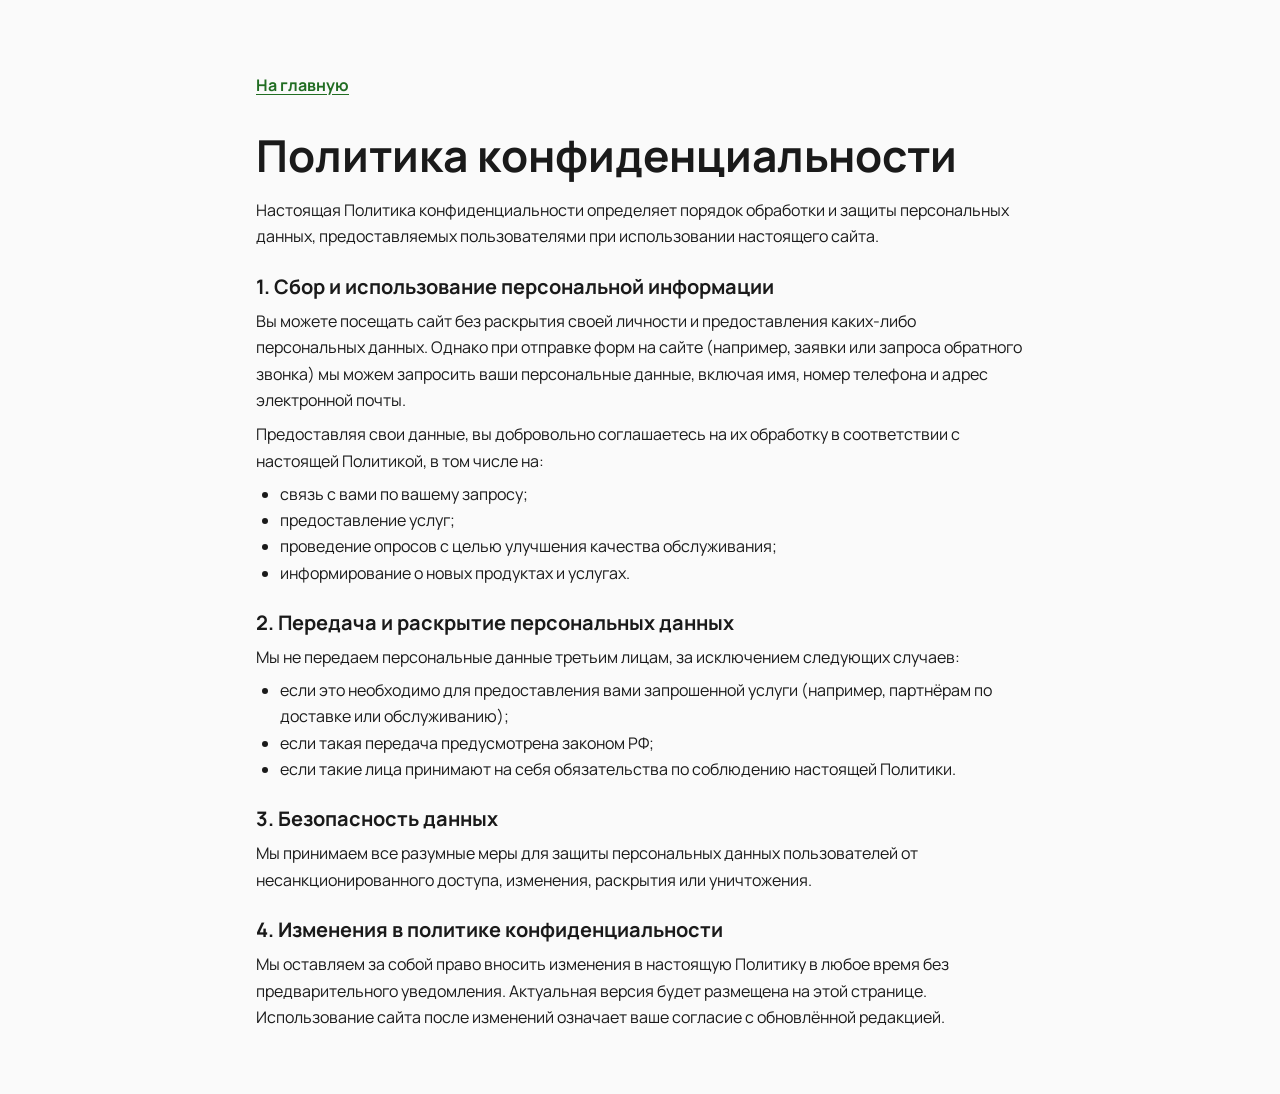
<file: policy/index.html>
<!doctype html>
<html lang="ru">
<head>
  <meta charset="UTF-8">
  <meta name="viewport" content="width=device-width, initial-scale=1">
  <title>Политика конфиденциальности по обработке персональных данных | Твой выбор</title>
  <meta name="description" content="Политика конфиденциальности и обработки персональных данных сервиса доставки здорового питания Твой Выбор (vibiraiedu.ru).">
  <meta name="robots" content="max-image-preview:large">
  <link rel="canonical" href="https://vibiraiedu.ru/policy/">
  <link rel="icon" href="/assets/img/logo.webp">
  <link rel="stylesheet" href="/fonts/fonts.css">
  <link rel="stylesheet" href="/style.css">
  <style>
    .policy {
      max-width: 52rem;
      margin-inline: auto;
      padding: clamp(1.5rem, 5vw, 4rem) clamp(1.25rem, 4vw, 2rem);
      font-size: 1rem;
      line-height: 1.65;
      overflow-wrap: break-word;
    }
    .policy__home {
      display: inline-block;
      margin-bottom: 1.5rem;
      padding-block: .5rem;
      color: #216d22;
      font-weight: 700;
      text-decoration: underline;
      text-underline-offset: .2em;
    }
    .policy h1 {
      margin-bottom: 1rem;
      font-size: clamp(1.75rem, 4vw, 2.75rem);
      line-height: 1.15;
    }
    .policy h2 { margin: 1.5rem 0 .5rem; font-size: 1.25rem; line-height: 1.3; }
    .policy p + p { margin-top: .5rem; }
    .policy ul { margin-top: .4rem; padding-inline-start: 1.5rem; list-style: disc; }
  </style>
</head>
<body>
  <main class="policy">
    <a class="policy__home" href="/">На главную</a>
    <article>
      <h1>Политика конфиденциальности</h1>
      <p>Настоящая Политика конфиденциальности определяет порядок обработки и защиты персональных данных, предоставляемых пользователями при использовании настоящего сайта.</p>

      <h2>1. Сбор и использование персональной информации</h2>
      <p>Вы можете посещать сайт без раскрытия своей личности и предоставления каких-либо персональных данных. Однако при отправке форм на сайте (например, заявки или запроса обратного звонка) мы можем запросить ваши персональные данные, включая имя, номер телефона и адрес электронной почты.</p>
      <p>Предоставляя свои данные, вы добровольно соглашаетесь на их обработку в соответствии с настоящей Политикой, в том числе на:</p>
      <ul>
        <li>связь с вами по вашему запросу;</li>
        <li>предоставление услуг;</li>
        <li>проведение опросов с целью улучшения качества обслуживания;</li>
        <li>информирование о новых продуктах и услугах.</li>
      </ul>

      <h2>2. Передача и раскрытие персональных данных</h2>
      <p>Мы не передаем персональные данные третьим лицам, за исключением следующих случаев:</p>
      <ul>
        <li>если это необходимо для предоставления вами запрошенной услуги (например, партнёрам по доставке или обслуживанию);</li>
        <li>если такая передача предусмотрена законом РФ;</li>
        <li>если такие лица принимают на себя обязательства по соблюдению настоящей Политики.</li>
      </ul>

      <h2>3. Безопасность данных</h2>
      <p>Мы принимаем все разумные меры для защиты персональных данных пользователей от несанкционированного доступа, изменения, раскрытия или уничтожения.</p>

      <h2>4. Изменения в политике конфиденциальности</h2>
      <p>Мы оставляем за собой право вносить изменения в настоящую Политику в любое время без предварительного уведомления. Актуальная версия будет размещена на этой странице. Использование сайта после изменений означает ваше согласие с обновлённой редакцией.</p>
    </article>
  </main>
</body>
</html>
</file>
<file: fonts/fonts.css>
/* Manrope + Geologica - Google Fonts, SIL Open Font License 1.1 */

@font-face {
  font-family: 'Geologica';
  font-style: normal;
  font-weight: 600;
  font-display: swap;
  src: url('geologica-600-cyrillic.woff2') format('woff2');
  unicode-range: U+0301, U+0400-045F, U+0490-0491, U+04B0-04B1, U+2116;
}

@font-face {
  font-family: 'Geologica';
  font-style: normal;
  font-weight: 600;
  font-display: swap;
  src: url('geologica-600-latin.woff2') format('woff2');
  unicode-range: U+0000-00FF, U+0131, U+0152-0153, U+02BB-02BC, U+02C6, U+02DA, U+02DC, U+0304, U+0308, U+0329, U+2000-206F, U+20AC, U+2122, U+2191, U+2193, U+2212, U+2215, U+FEFF, U+FFFD;
}

@font-face {
  font-family: 'Manrope';
  font-style: normal;
  font-weight: 400;
  font-display: swap;
  src: url('manrope-400-cyrillic.woff2') format('woff2');
  unicode-range: U+0301, U+0400-045F, U+0490-0491, U+04B0-04B1, U+2116;
}

@font-face {
  font-family: 'Manrope';
  font-style: normal;
  font-weight: 400;
  font-display: swap;
  src: url('manrope-400-latin.woff2') format('woff2');
  unicode-range: U+0000-00FF, U+0131, U+0152-0153, U+02BB-02BC, U+02C6, U+02DA, U+02DC, U+0304, U+0308, U+0329, U+2000-206F, U+20AC, U+2122, U+2191, U+2193, U+2212, U+2215, U+FEFF, U+FFFD;
}

@font-face {
  font-family: 'Manrope';
  font-style: normal;
  font-weight: 500;
  font-display: swap;
  src: url('manrope-500-cyrillic.woff2') format('woff2');
  unicode-range: U+0301, U+0400-045F, U+0490-0491, U+04B0-04B1, U+2116;
}

@font-face {
  font-family: 'Manrope';
  font-style: normal;
  font-weight: 500;
  font-display: swap;
  src: url('manrope-500-latin.woff2') format('woff2');
  unicode-range: U+0000-00FF, U+0131, U+0152-0153, U+02BB-02BC, U+02C6, U+02DA, U+02DC, U+0304, U+0308, U+0329, U+2000-206F, U+20AC, U+2122, U+2191, U+2193, U+2212, U+2215, U+FEFF, U+FFFD;
}

@font-face {
  font-family: 'Manrope';
  font-style: normal;
  font-weight: 600;
  font-display: swap;
  src: url('manrope-600-cyrillic.woff2') format('woff2');
  unicode-range: U+0301, U+0400-045F, U+0490-0491, U+04B0-04B1, U+2116;
}

@font-face {
  font-family: 'Manrope';
  font-style: normal;
  font-weight: 600;
  font-display: swap;
  src: url('manrope-600-latin.woff2') format('woff2');
  unicode-range: U+0000-00FF, U+0131, U+0152-0153, U+02BB-02BC, U+02C6, U+02DA, U+02DC, U+0304, U+0308, U+0329, U+2000-206F, U+20AC, U+2122, U+2191, U+2193, U+2212, U+2215, U+FEFF, U+FFFD;
}

@font-face {
  font-family: 'Manrope';
  font-style: normal;
  font-weight: 700;
  font-display: swap;
  src: url('manrope-700-cyrillic.woff2') format('woff2');
  unicode-range: U+0301, U+0400-045F, U+0490-0491, U+04B0-04B1, U+2116;
}

@font-face {
  font-family: 'Manrope';
  font-style: normal;
  font-weight: 700;
  font-display: swap;
  src: url('manrope-700-latin.woff2') format('woff2');
  unicode-range: U+0000-00FF, U+0131, U+0152-0153, U+02BB-02BC, U+02C6, U+02DA, U+02DC, U+0304, U+0308, U+0329, U+2000-206F, U+20AC, U+2122, U+2191, U+2193, U+2212, U+2215, U+FEFF, U+FFFD;
}

@font-face {
  font-family: 'Manrope';
  font-style: normal;
  font-weight: 800;
  font-display: swap;
  src: url('manrope-800-cyrillic.woff2') format('woff2');
  unicode-range: U+0301, U+0400-045F, U+0490-0491, U+04B0-04B1, U+2116;
}

@font-face {
  font-family: 'Manrope';
  font-style: normal;
  font-weight: 800;
  font-display: swap;
  src: url('manrope-800-latin.woff2') format('woff2');
  unicode-range: U+0000-00FF, U+0131, U+0152-0153, U+02BB-02BC, U+02C6, U+02DA, U+02DC, U+0304, U+0308, U+0329, U+2000-206F, U+20AC, U+2122, U+2191, U+2193, U+2212, U+2215, U+FEFF, U+FFFD;
}
</file>
<file: style.css>
/* =========================================================
   «Твой Выбор» — вёрстка по макету Figma
   Токены сняты напрямую с макета (Manrope / Geologica)
   ========================================================= */

:root{
  /* цвет */
  --green:        #31A533;
  --green-dark:   #2A8F2C;
  --ink:          #1A1A1A;
  --ink-54:       rgba(26,26,26,.54);
  --ink-18:       rgba(26,26,26,.18);
  --page:         #FAFAFA;
  --white:        #FFFFFF;
  --line:         rgba(0,0,0,.09);
  --red:          #D20202;

  /* типографика */
  --font:         'Manrope', system-ui, -apple-system, 'Segoe UI', sans-serif;
  --font-alt:     'Geologica', var(--font);

  --fs-h1:        clamp(38px, 4.444vw, 64px);
  --fs-h3:        clamp(19px, 1.667vw, 24px);
  --fs-lead:      clamp(18px, 1.389vw, 20px);
  --fs-body:      clamp(15px, 1.111vw, 16px);
  --fs-sm:        clamp(11px, .833vw, 12px);
  --fs-nav:       clamp(10px, .764vw, 11px);

  /* форма */
  --r-card:       20px;
  --r-pill:       30px;
  --r-big:        40px;
  --btn-h:        53px;

  /* сетка */
  --container:    1308px;
  --pad:          20px;
  --bleed:        max(var(--pad), calc((100vw - var(--container)) / 2));
  --ease:         cubic-bezier(.16,1,.3,1);
}

/* ---------- сброс ---------- */
*,*::before,*::after{box-sizing:border-box}
html{-webkit-text-size-adjust:100%;overflow-x:clip}
@media(prefers-reduced-motion:no-preference){html{scroll-behavior:smooth}}
main section[id], #contacts, .legacy-anchor{scroll-margin-top:88px}
.legacy-anchor{display:block;height:0}
/* выносы фото за край экрана обрезаются здесь, вертикальные наезды остаются видимы */
main{overflow-x:clip}
body{
  margin:0;
  background:var(--page);
  color:var(--ink);
  font-family:var(--font);
  font-size:var(--fs-body);
  line-height:1.26;
  overflow-x:hidden;
}
img{max-width:100%;height:auto;display:block}
picture{display:contents}
.only-mob{display:none}
h1,h2,h3,p,ul,ol,figure{margin:0}
ul,ol{list-style:none;padding:0}
a{color:inherit;text-decoration:none}
button{font:inherit;color:inherit;background:none;border:0;cursor:pointer}
input,select{font:inherit;color:inherit}
:focus-visible{outline:2px solid var(--green);outline-offset:3px;border-radius:6px}

.container{
  width:100%;
  max-width:calc(var(--container) + var(--pad)*2);
  margin-inline:auto;
  padding-inline:var(--pad);
}

/* ---------- типовые заголовки ---------- */
.sec__title{
  font-size:var(--fs-h1);
  font-weight:800;
  line-height:1;
  letter-spacing:-.04em;
}
.sec__title em{font-style:normal;color:var(--green)}
.sec__title--green{color:var(--green)}
.sec__head{max-width:900px;margin-inline:auto;text-align:center}
.sec__head--left{max-width:none;margin:0;text-align:left}
.sec__lead{
  margin-top:21px;
  font-size:var(--fs-lead);
  color:var(--ink);
  max-width:642px;
}
.sec__head:not(.sec__head--left) .sec__lead{margin-inline:auto}
.sec__head--left .sec__lead{max-width:400px}
.menu .sec__lead{max-width:717px}

/* ---------- кнопки ---------- */
.btn{
  display:inline-flex;
  align-items:center;
  justify-content:center;
  gap:10px;
  min-height:var(--btn-h);
  padding:0 26px;
  border-radius:var(--r-pill);
  font-size:var(--fs-body);
  font-weight:500;
  text-align:center;
  transition:background-color .25s var(--ease), border-color .25s var(--ease), transform .25s var(--ease);
}
.btn img{width:24px;height:24px;flex:none}
.btn:hover{transform:translateY(-1px)}
.btn:active{transform:translateY(0)}

.btn--primary{background:var(--green);color:var(--white)}
.btn--primary:hover{background:var(--green-dark)}

.btn--ghost{background:transparent;color:var(--ink);border:1px solid var(--ink-18)}
.btn--ghost:hover{border-color:var(--ink);background:rgba(26,26,26,.04)}

.btn--white{background:var(--white);color:var(--ink)}
.btn--white:hover{background:#F0F0F0}

.btn--sm{min-height:46px;padding:0 20px;font-size:var(--fs-sm);gap:6px}

/* =========================================================
   ШАПКА
   ========================================================= */
.hdr{
  position:sticky;
  top:0;
  z-index:60;
  background:var(--page);
  transition:box-shadow .3s var(--ease);
}
.hdr--stuck{box-shadow:0 6px 24px rgba(0,0,0,.06)}
.hdr__in{
  display:flex;
  align-items:center;
  gap:clamp(16px,2.4vw,34px);
  min-height:88px;
}
.hdr__logo img{width:clamp(96px,9.1vw,131px);height:auto}

.hdr__nav{display:flex;align-items:center;gap:clamp(12px,1.39vw,20px);margin-left:0}
.hdr__nav a{
  font-size:var(--fs-nav);
  color:var(--ink);
  white-space:nowrap;
  transition:color .2s var(--ease);
}
.hdr__nav a:hover,.hdr__nav a.is-active{color:var(--green)}

.hdr__side{display:flex;align-items:center;gap:clamp(12px,1.6vw,22px);margin-left:auto}

.city{position:relative}
.city__btn{display:flex;align-items:center;gap:4px;color:var(--green);font-size:var(--fs-body);font-weight:500}
.city__chev{width:24px;height:24px;transition:transform .25s var(--ease)}
.city__btn[aria-expanded="true"] .city__chev{transform:rotate(180deg)}
.city__list{
  position:absolute;
  top:calc(100% + 10px);
  left:50%;
  transform:translateX(-50%);
  min-width:170px;
  padding:6px;
  background:var(--white);
  border:1px solid var(--line);
  border-radius:14px;
  box-shadow:0 12px 30px rgba(0,0,0,.10);
}
.city__list button{
  display:block;width:100%;padding:9px 12px;border-radius:9px;
  text-align:left;font-size:var(--fs-body);
}
.city__list button:hover{background:#F1F7F1;color:var(--green)}

.hdr__cta{width:289px;padding-inline:0}

.burger{display:none;width:44px;height:44px;flex-direction:column;justify-content:center;gap:5px;padding:0 9px}
.burger span{display:block;height:2px;background:var(--ink);border-radius:2px;transition:transform .3s var(--ease),opacity .2s}
.burger[aria-expanded="true"] span:nth-child(1){transform:translateY(7px) rotate(45deg)}
.burger[aria-expanded="true"] span:nth-child(2){opacity:0}
.burger[aria-expanded="true"] span:nth-child(3){transform:translateY(-7px) rotate(-45deg)}

/* =========================================================
   HERO
   ========================================================= */
.hero{padding-top:clamp(18px,2.78vw,40px);overflow-x:clip}
.hero__in{
  display:grid;
  grid-template-columns:minmax(0,640px) minmax(0,1fr);
  align-items:start;
}
.hero__col{padding-bottom:0}

.hero__since{display:none;margin-bottom:14px;font-size:var(--fs-sm);font-weight:500;color:var(--ink-54)}
.hero__title{font-size:var(--fs-h1);font-weight:800;line-height:1;letter-spacing:-.04em}
.hero__title em{font-style:normal;color:var(--green)}

.hero__marks{
  display:flex;align-items:center;gap:16px;
  margin-top:clamp(18px,2.2vw,32px);
  font-size:var(--fs-lead);font-weight:800;color:var(--green);
}
.hero__marks .dot{width:9px;height:9px;border-radius:50%;background:var(--green);flex:none}

.hero__lead{margin-top:clamp(16px,2.3vw,33px);max-width:538px;font-size:var(--fs-lead)}

.hero__cta{display:flex;flex-wrap:wrap;gap:clamp(12px,1.8vw,26px);margin-top:clamp(14px,2.22vw,32px)}
.hero__cta .btn{min-width:0}
.hero__cta .btn--primary{min-width:289px}
.hero__cta .btn--ghost{min-width:255px}

.hero__stats{
  display:grid;
  grid-template-columns:repeat(4,minmax(0,138px));
  gap:clamp(10px,1.45vw,21px);
  margin-top:clamp(20px,3.06vw,44px);
}
.stat{
  display:flex;flex-direction:column;
  min-height:126px;
  padding:12px 17px 32px;
  border:1px solid var(--line);
  border-radius:var(--r-card);
  background:transparent;
}
.stat__ic{width:24px;height:24px;object-fit:contain;object-position:left center;margin-bottom:auto}
.stat__top{font-size:15px;font-weight:700;color:var(--green);margin-bottom:auto}
.stat__num{
  display:block;margin-top:0;white-space:nowrap;
  font-size:var(--fs-h3);font-weight:800;line-height:1;letter-spacing:-.04em;
}
.stat__cap{margin-top:4px;font-size:var(--fs-sm);color:var(--ink-54)}

/* --- коллаж --- */
.hero__art{position:relative;scroll-margin-top:88px;margin-right:calc(-1 * var(--bleed));min-width:0;
  margin-bottom:calc(-1 * clamp(0px, 20.2vw, 291px))}
.hero__panel{
  position:relative;
  width:min(665px,100%);
  margin-left:auto;
  margin-top:calc(-1 * clamp(15px,2.29vw,33px));
  aspect-ratio:665/872;
  background:var(--green);
  border-radius:120px 0 0 120px;
}
.hero__ph{position:absolute;height:auto}
.hero__ph--tuna   {left:4.51%;  top:-2.64%;  width:55.64%}
.hero__ph--oat    {left:56.69%; top:-8.37%;  width:51.28%}
.hero__ph--pasta  {left:54.44%; top:29.47%;  width:55.79%}
.hero__ph--chicken{left:4.51%;  top:40.48%;  width:55.79%}
.hero__ph--lasagna{left:58.50%; top:73.74%;  width:46.47%}

.hero__badge{
  position:absolute;left:13.23%;top:89%;
  display:grid;grid-template-columns:auto 1fr;gap:2px 8px;
  color:var(--white);
}
.hero__badge img{grid-row:span 2;width:24px;height:24px;align-self:center}
.hero__badge b{font-size:var(--fs-sm);font-weight:700;letter-spacing:.02em}
.hero__badge span{font-size:var(--fs-sm);opacity:.9}

/* =========================================================
   ЦЕЛИ
   ========================================================= */
.goals{padding-top:clamp(55px,12.8vw,184px);padding-bottom:clamp(56px,9.72vw,140px)}
/* заголовок идёт слева от зелёной панели hero — ширина по макету, чтобы не заезжать под неё */
.goals .sec__title{max-width:614px}
.goals__grid{
  display:grid;
  grid-template-columns:repeat(4,minmax(0,1fr));
  gap:clamp(16px,3.2vw,46px);
  margin-top:clamp(154px,19.4vw,280px);
}
.goal{
  position:relative;
  display:flex;flex-direction:column;
  min-height:455px;
  padding:244px 24px 28px;
  background:var(--white);
  border:1px solid var(--line);
  border-radius:var(--r-card);
}
.goal{--ph-w:112.7%;--ph-top:-51.9%;--ph-ar:329/677}
.goal:nth-child(2){--ph-w:114.4%;--ph-top:-42.9%;--ph-ar:334/418}
.goal:nth-child(3){--ph-w:93.5%; --ph-top:-49.7%;--ph-ar:273/431}
.goal:nth-child(4){--ph-w:112.7%;--ph-top:-57.1%;--ph-ar:329/661}
.goal__pic{position:absolute;inset:0;pointer-events:none}
.goal__pic img{
  position:absolute;left:50%;transform:translateX(-50%);
  max-width:none;height:auto;object-fit:cover;
  width:var(--ph-w);top:var(--ph-top);aspect-ratio:var(--ph-ar);
}

.goal__title{font-size:var(--fs-h3);font-weight:800;line-height:1;letter-spacing:-.02em;color:var(--green)}
.goal__text{margin-top:14px;font-size:var(--fs-body);color:var(--ink)}
.goal__btn{margin-top:auto;align-self:flex-start;width:100%}

/* =========================================================
   ТЁМНАЯ СЕКЦИЯ
   ========================================================= */
.why{
  padding:clamp(22px,3.47vw,50px) 0 clamp(30px,4.65vw,67px);
  background:var(--ink);
  color:var(--white);
  border-radius:var(--r-big);
}
.why__title{max-width:945px}
.why__grid{
  display:grid;grid-template-columns:repeat(4,minmax(0,1fr));
  gap:clamp(16px,3.75vw,54px);
  margin-top:clamp(27px,4.1vw,59px);
}
.why__card{
  position:relative;
  display:flex;flex-direction:column;
  min-height:min(386px,26.8vw);
  padding:clamp(122px,16.9vw,244px) clamp(16px,1.7vw,25px) clamp(9px,1.39vw,20px);
  border:1px solid rgba(255,255,255,.14);
  border-radius:var(--r-card);
  background:rgba(255,255,255,.02);
  --wp-l:0%;--wp-t:-7.25%;--wp-w:100.3%;
}
.why__card:nth-child(2){--wp-l:5.5%;--wp-t:-7.25%;--wp-w:90.1%}
.why__card:nth-child(3){--wp-l:8.2%;--wp-t:-13.7%;--wp-w:88.4%}
.why__card:nth-child(4){--wp-l:0.3%;--wp-t:0%;   --wp-w:100%}
.why__pic{position:absolute;inset:0;pointer-events:none}
.why__pic img{position:absolute;left:var(--wp-l);top:var(--wp-t);width:var(--wp-w);max-width:none;height:auto}
.why__card h3{font-size:var(--fs-h3);font-weight:800;line-height:1;letter-spacing:-.02em}
.why__cta,.keep__cta{display:none}
.why__card p{margin-top:clamp(8px,0.972vw,14px);font-size:var(--fs-body);color:rgba(255,255,255,.72)}

/* =========================================================
   КОНФИГУРАТОР МЕНЮ
   ========================================================= */
.menu{position:relative;padding:clamp(60px,8vw,115px) 0 clamp(28px,5vw,80px)}
.menu__deco{position:absolute;width:clamp(150px,24vw,404px);height:auto;object-fit:cover;pointer-events:none;z-index:0}
.menu__deco--l{left:0;top:clamp(-20px,-1vw,0px);aspect-ratio:404/292}
/* в макете фото уходит за правый край секции на 90px при ширине 1440 (узел
   Figma #40:126: x=1188 y=2630 w=342 h=295, край секции — 1440) — 6.25vw */
.menu__deco--r{right:clamp(-120px,-6.25vw,-30px);top:clamp(0px,1.1vw,16px);width:clamp(130px,20vw,342px);aspect-ratio:342/295}
.menu__deco--r-m{display:none}
.menu .container{position:relative;z-index:1}

.cfg{margin-top:clamp(36px,5.49vw,79px)}
.cfg__goals{
  display:grid;grid-template-columns:repeat(4,minmax(0,1fr));
  gap:clamp(14px,2.2vw,32px);
  max-width:979px;margin-inline:auto;
  padding-top:clamp(21px,3.26vw,47px);
  padding-bottom:clamp(19px,2.99vw,43px);
  border-bottom:1px solid var(--line);
}
.cfgGoal__name{
  margin-bottom:clamp(9px,1.46vw,21px);
  font-size:var(--fs-h3);font-weight:800;line-height:1;letter-spacing:-.02em;
  color:var(--green);text-align:center;
}
.cfgGoal__opts{display:grid;gap:clamp(9px,1.46vw,21px)}

.chip{
  display:flex;flex-direction:column;align-items:center;justify-content:center;
  gap:3px;
  min-height:87px;padding:12px 14px;
  border:1px solid var(--line);border-radius:var(--r-card);
  background:var(--white);
  text-align:center;
  transition:background-color .22s var(--ease),border-color .22s var(--ease),color .22s var(--ease);
}
.chip:hover{border-color:var(--green)}
.chip b{font-size:var(--fs-h3);font-weight:800;line-height:1;letter-spacing:-.03em}
.chip span{font-size:var(--fs-body);color:var(--ink-54)}
.chip.is-on{background:var(--green);border-color:var(--green);color:var(--white)}
.chip.is-on span{color:rgba(255,255,255,.88)}

.cfg__row{
  padding:clamp(14px,2.08vw,30px) 0 clamp(15px,2.36vw,34px);
  border-bottom:1px solid var(--line);
  text-align:center;
}
.cfg__label{font-size:var(--fs-body);font-weight:500;color:var(--ink)}
.cfg__meals{display:flex;justify-content:center;gap:14px;margin-top:clamp(9px,1.46vw,21px)}
.cfg__meals .chip{min-width:216px;min-height:87px}

.cfg__days{
  display:flex;flex-wrap:wrap;justify-content:center;
  gap:clamp(10px,1.1vw,16px);
  margin-top:clamp(9px,1.46vw,21px);
}
.day-chip{
  position:relative;
  display:flex;flex-direction:column;align-items:center;justify-content:center;
  gap:2px;
  width:clamp(120px,10.6vw,153px);min-height:122px;padding:12px;
  border:1px solid var(--line);border-radius:var(--r-card);
  background:var(--white);
  transition:background-color .22s var(--ease),border-color .22s var(--ease),color .22s var(--ease);
}
.day-chip:hover{border-color:var(--green)}
.day-chip__lab{font-size:var(--fs-sm);color:var(--ink-54)}
.day-chip__old{display:flex;align-items:center;gap:5px;font-size:11px;line-height:1}
.day-chip__old s{color:var(--ink-54)}
.day-chip__off{padding:2px 5px;border-radius:6px;background:var(--red);color:var(--white);font-weight:700}
.day-chip__price{font-size:var(--fs-h3);font-weight:800;line-height:1;letter-spacing:-.03em}
.day-chip__per{font-size:var(--fs-sm);color:var(--ink-54)}
.day-chip__gift{
  position:absolute;left:50%;transform:translateX(-50%);bottom:-11px;
  padding:4px 12px;border-radius:var(--r-pill);
  background:var(--green);color:var(--white);
  font-size:11px;font-weight:600;white-space:nowrap;
}
.day-chip.is-on,.cfg__goals .chip.is-on,.cfg__meals .chip.is-on{background:#217525;border-color:#217525;color:var(--white)}
.day-chip.is-on .day-chip__lab,
.day-chip.is-on .day-chip__per,
.day-chip.is-on .day-chip__old s{color:rgba(255,255,255,.88)}
.day-chip.is-on .day-chip__gift{background:var(--white);color:var(--green)}

.cfg__trial-terms{
  max-width:660px;margin:24px auto 0;padding:12px 16px;border-radius:12px;
  background:#f1f8ed;color:#243428;text-align:left;font-size:var(--fs-body);
}

.cfg__total{margin-top:clamp(22px,4.31vw,62px);text-align:center;font-size:var(--fs-body);font-weight:500}
.cfg__total b{font-weight:800}
.cfg__submit{display:flex;width:289px;margin:clamp(9px,1.39vw,20px) auto 0}

/* =========================================================
   КАРУСЕЛЬ (отзывы)
   ========================================================= */
.carousel{position:relative;display:flex;align-items:center;gap:clamp(8px,1.5vw,22px);margin-top:clamp(26px,3.96vw,57px)}
.carousel__track{
  display:flex;align-items:center;justify-content:center;
  gap:clamp(22px,5.21vw,75px);
  flex:1;min-width:0;
  overflow:hidden;
}
.carousel__nav{
  display:grid;place-items:center;
  width:48px;height:48px;flex:none;
  border-radius:50%;
  transition:background-color .2s var(--ease),transform .2s var(--ease)}
.carousel__nav:hover{background:rgba(49,165,51,.10)}
.carousel__nav img{width:19px;height:41px;object-fit:contain}

/* =========================================================
   ЗЕЛЁНАЯ СЕКЦИЯ
   ========================================================= */
.keep{
  position:relative;
  padding-block:clamp(22px,3.47vw,50px) clamp(29px,4.51vw,65px);
  background:var(--green);
  color:var(--white);
  border-radius:var(--r-big);
}
.keep__in{position:relative}
.keep__title{max-width:625px}
.keep__lead{margin-top:clamp(17px,2.57vw,37px);max-width:642px;font-size:var(--fs-lead);color:rgba(255,255,255,.92)}
.keep__grid{
  display:grid;grid-template-columns:repeat(2,minmax(0,1fr));
  gap:clamp(21px,3.26vw,47px) clamp(24px,4.8vw,69px);
  max-width:700px;
  margin-top:clamp(27px,4.24vw,61px);
}
.keep__grid li{display:grid;grid-template-columns:auto 1fr;gap:12px;align-items:start}
.keep__grid img{width:36px;height:36px;object-fit:contain}
.keep__grid h3{font-size:var(--fs-h3);font-weight:800;line-height:1;letter-spacing:-.02em}
.keep__grid p{margin-top:clamp(8px,0.972vw,14px);font-size:var(--fs-body);color:rgba(255,255,255,.82)}
/* девушка выходит за верх полосы — высоту секции не задаёт */
.keep__pic{position:absolute;bottom:0;right:var(--bleed);width:min(682px,47vw);max-width:none}

/* =========================================================
   ШАГИ + СВЕЖЕСТЬ + СЕРТИФИКАТ
   Раскладка по макету: слева одна высокая карточка (607×1084),
   справа колонка из двух (607×430 + 44 + 607×610)
   ========================================================= */
.split{padding:clamp(40px,6.9vw,99px) 0 0}
.split__in{
  display:grid;
  grid-template-columns:repeat(2,minmax(0,1fr));
  gap:clamp(20px,5.7vw,82px);
  align-items:start;
}
.split__col{display:grid;gap:clamp(16px,3.06vw,44px)}

.steps,.fresh,.gift{
  position:relative;
  padding:clamp(22px,4.1vw,59px) clamp(20px,3.3vw,48px);
  border-radius:var(--r-big);
}
.steps,.fresh{background:var(--white);border:1px solid var(--line)}
.steps{min-height:min(1084px,75.3vw);display:flex;flex-direction:column;overflow:hidden}
.fresh{min-height:min(430px,29.9vw);overflow:hidden}
.gift{min-height:min(610px,42.4vw);background:var(--green);color:var(--white)}

.steps__title,.fresh__title,.gift__title{
  font-size:var(--fs-h1);font-weight:800;line-height:1;letter-spacing:-.04em;
}
.steps__title em,.fresh__title em{font-style:normal;color:var(--green)}
.steps__title{max-width:418px}
.fresh__title{max-width:418px}

.steps__list{display:grid;gap:clamp(14px,2.4vw,35px);margin-top:clamp(18px,2.9vw,42px)}
.steps__list li{display:grid;grid-template-columns:auto 1fr;gap:clamp(12px,1.5vw,22px);align-items:start}
.steps__list b{font-size:clamp(28px,3.3vw,48px);font-weight:800;line-height:1;color:var(--green)}
.steps__list h3{font-size:var(--fs-h3);font-weight:800;line-height:1;letter-spacing:-.02em}
.steps__list p{margin-top:10px;font-size:var(--fs-body);color:var(--ink-54)}
.steps__cta{position:relative;z-index:1;align-self:flex-start;margin-top:clamp(18px,2.1vw,31px);width:289px}
/* блюдо прижато к правому-нижнему углу карточки, как в макете */
.steps__pic{position:absolute;right:0;bottom:0;width:92.1%;max-width:none;height:auto}

/* теги «Еда всегда свежая» — абсолютные позиции и наклоны из макета */
.fresh__tags{position:absolute;inset:0;pointer-events:none}
.fresh__tags li{
  position:absolute;white-space:nowrap;
  padding:clamp(9px,1vw,14px) clamp(12px,1.5vw,22px);
  border-radius:var(--r-pill);
  background:var(--ink);color:var(--white);
  font-size:var(--fs-body);
}
.fresh__tags li:nth-child(1){left:22.4%;top:63.3%;transform:rotate(-8deg)}
.fresh__tags li:nth-child(2){left:45.1%;top:73.5%;transform:rotate(-5deg)}
.fresh__tags li:nth-child(3){left:10.0%;top:76.5%;transform:rotate(-8deg)}
.fresh__tags li:nth-child(4){left:57.3%;top:89.1%;transform:rotate(-5deg)}

.gift__title{max-width:418px}
.gift__lead{margin-top:clamp(14px,2.4vw,35px);max-width:392px;font-size:var(--fs-body);color:rgba(255,255,255,.92)}
.gift__list{display:grid;gap:clamp(10px,1.1vw,16px);margin-top:clamp(14px,1.8vw,26px)}
.gift__list li{display:flex;align-items:center;gap:12px;font-size:var(--fs-body)}
.gift__list img{width:22px;height:22px;object-fit:contain;flex:none}
.gift__cta{margin-top:clamp(14px,1.7vw,25px);width:max-content}
/* конверт выходит за правый-нижний угол карточки */
.gift__pic{
  position:absolute;left:52.2%;top:63.4%;
  width:95.7%;max-width:none;height:auto;
  pointer-events:none;
}

/* =========================================================
   КАЛЬКУЛЯТОР
   ========================================================= */
.calc{padding:clamp(42px,7.36vw,106px) 0 clamp(45px,10.5vw,151px)}
.calc__box{
  display:grid;grid-template-columns:repeat(2,minmax(0,1fr));
  margin-top:clamp(18px,2.85vw,41px);
  max-width:765px;margin-inline:auto;
  min-height:min(520px,36.1vw);
  background:var(--white);
  border:1px solid var(--line);
  border-radius:var(--r-big);
  overflow:hidden;
}
.calc__form{display:grid;gap:clamp(11px,1.74vw,25px);padding:clamp(18px,2.85vw,41px) clamp(26px,3.96vw,57px) clamp(16px,2.5vw,36px) clamp(17px,2.57vw,37px);align-content:start}

.field{display:block;position:relative}
.field input,.field select{
  width:100%;height:53px;
  padding:0 44px 0 22px;
  background:var(--white);
  border:1px solid var(--line);
  border-radius:var(--r-pill);
  font-size:var(--fs-body);
  -webkit-appearance:none;
  -moz-appearance:none;
  appearance:none;
  transition:border-color .2s var(--ease);
}
.field input::placeholder{color:var(--ink-54)}
.field select:invalid{color:var(--ink-54)}
.field input:hover,.field select:hover{border-color:var(--green)}
.field select{
  background-image:url('assets/icons/chevron-select.svg');
  background-repeat:no-repeat;
  background-position:right 16px center;
  background-size:24px 24px;
  cursor:pointer;
}
.field--dark input{
  background:transparent;color:var(--white);
  border-color:rgba(255,255,255,.28);
  padding-right:22px;
}
.field--dark input::placeholder{color:rgba(255,255,255,.6)}
.field--dark input:hover{border-color:var(--white)}
.field.is-err input,.field.is-err select{border-color:var(--red)}

.calc__err{font-size:var(--fs-sm);color:var(--red)}

.calc__res{
  position:relative;overflow:hidden;
  display:flex;flex-direction:column;
  padding:clamp(27px,4.17vw,60px) clamp(16px,2.43vw,35px) 0;
  background:var(--ink);color:var(--white);
  border-radius:var(--r-big);
}
.calc__num{font-size:var(--fs-h1);font-weight:800;line-height:1;letter-spacing:-.04em}
.calc__cap{margin-top:clamp(8px,0.486vw,7px);font-size:var(--fs-lead);color:rgba(255,255,255,.8)}
.calc__cta{margin-top:clamp(8px,0.972vw,14px);width:max-content}
.calc__pic{position:absolute;right:0;bottom:0;width:89%;max-width:none}

/* =========================================================
   ОТЗЫВЫ
   ========================================================= */
.rev{
  padding-block:clamp(27px,4.1vw,59px) clamp(14px,2.08vw,30px);
  background:var(--green);color:var(--white);
  border-radius:0 var(--r-big) var(--r-big) 0;
  max-width:1324px;
}
.rev__in{position:relative}
.rev__title{max-width:506px}
.rev__lead{margin-top:clamp(8px,0.972vw,14px);font-size:var(--fs-lead);color:rgba(255,255,255,.92)}
.rev__cta{margin-top:clamp(19px,4.31vw,62px);width:max-content}
.carousel--rev{position:absolute;right:calc(-1 * var(--bleed) - clamp(30px,7.01vw,101px));top:calc(-1 * clamp(32px,7.29vw,105px));transform:none;width:min(731px,53vw);flex-direction:column;gap:clamp(8px,1.25vw,18px);margin-top:0}
.carousel--rev .carousel__track{align-items:center;gap:clamp(16px,3vw,44px);width:100%}
.rev__slide{flex:none;transition:transform .35s var(--ease),opacity .35s var(--ease)}
.rev__slide img{border-radius:18px}
.rev__slide--side{opacity:1}
.carousel__ctrls{display:flex;gap:10px;align-self:center}
.carousel--rev .carousel__nav{position:static;background:#fff}
.carousel--rev .carousel__nav:hover{background:#eef6ed}
.carousel--rev .carousel__nav img{height:26px}
.carousel--rev .rev__slide img{width:clamp(140px,19vw,282px);height:auto}
.carousel--rev .rev__slide--side img{width:clamp(90px,12.55vw,181px)}

/* =========================================================
   FAQ
   ========================================================= */
.faq{padding:clamp(56px,13.1vw,188px) 0 clamp(41px,7.15vw,103px)}
.faq__title{text-align:center}
.faq__list{display:grid;gap:clamp(8px,1.25vw,18px);max-width:829px;margin:clamp(18px,2.85vw,41px) auto 0}
.faq__item{
  background:var(--white);
  border:1px solid var(--line);
  border-radius:var(--r-pill);
  transition:border-color .2s var(--ease);
}
.faq__item:hover{border-color:var(--green)}
.faq__q{
  display:flex;align-items:center;justify-content:space-between;gap:16px;
  width:100%;min-height:51px;padding:11px 22px;
  text-align:left;font-size:var(--fs-body);
}
.faq__q img{width:24px;height:24px;flex:none;transition:transform .3s var(--ease)}
.faq__q[aria-expanded="true"] img{transform:rotate(180deg)}
.faq__a{display:grid;grid-template-rows:0fr;transition:grid-template-rows .32s var(--ease)}
.faq__item.is-open .faq__a{grid-template-rows:1fr}
.faq__a>div{overflow:hidden;visibility:hidden}
.faq__item.is-open .faq__a>div{visibility:visible}
.faq__a p{padding:0 22px 20px;font-size:var(--fs-body);color:var(--ink-54)}
.faq__a a{text-decoration:underline;color:var(--ink)}
.faq__cta{display:flex;width:289px;margin:clamp(8px,1.25vw,18px) max(0px,calc((100% - 959px)/2)) 0 auto}

/* =========================================================
   ЗАЯВКА
   ========================================================= */
.order{
  padding-block:clamp(22px,3.47vw,50px) 0;
  background:var(--ink);color:var(--white);
  border-radius:var(--r-big) var(--r-big) 0 0;
}
.order__in{position:relative}
.order__title{position:relative;z-index:1;font-size:var(--fs-h1);font-weight:800;line-height:1;letter-spacing:-.04em;max-width:625px}
.order__lead{margin-top:clamp(13px,1.94vw,28px);max-width:642px;font-size:var(--fs-lead);color:rgba(255,255,255,.82)}
.order__col{position:relative;z-index:1}
.order__summary{max-width:40rem;margin-top:18px;font-weight:700}
.order__actions{margin-top:24px}
.order__actions .btn{min-width:min(289px, 100%)}
.order__channels{display:flex;flex-wrap:wrap;gap:10px;margin-top:14px}
.order__channels .btn{min-height:44px;padding-inline:18px}
.order__call{display:inline-block;margin-top:16px;padding-block:8px;text-decoration:underline}
.order__pic{position:absolute;right:calc(-1 * var(--bleed) - clamp(36px,5.49vw,79px));top:calc(-1 * clamp(49px,11.3vw,163px));width:min(825px,57.3vw);max-width:none;pointer-events:none}

/* =========================================================
   ФУТЕР
   ========================================================= */
.ftr{padding-block:clamp(39px,10.9vw,157px) clamp(44px,10.3vw,148px);background:var(--ink);color:var(--white);position:relative;z-index:1}
.ftr__in{
  display:grid;
  grid-template-columns:repeat(4,minmax(0,1fr));
  gap:clamp(16px,2.3vw,32px);
  align-items:start;
}
.ftr__logo{width:186px;height:auto}
.ftr__desc{margin-top:clamp(26px,3.96vw,57px);font-size:14px;color:rgba(255,255,255,.72)}
.ftr__cap{font-size:var(--fs-lead);font-weight:500}
.ftr__addr{margin-top:16px;font-size:var(--fs-body);color:rgba(255,255,255,.82)}
.ftr__policy{display:inline-block;margin-top:16px;font-size:var(--fs-sm);color:rgba(255,255,255,.6)}
.ftr__policy:hover{color:var(--white)}
.ftr__pill{
  display:inline-flex;align-items:center;justify-content:center;
  width:min(289px,100%);min-height:var(--btn-h);margin-top:16px;padding:0 12px;
  background:var(--green);border-radius:var(--r-pill);
  font-size:var(--fs-body);
  transition:background-color .2s var(--ease);
}
.ftr__pill:hover{background:var(--green-dark)}
.ftr__soc{display:flex;flex-wrap:wrap;justify-content:inherit;gap:12px;margin-top:16px}
.ftr__soc a,.ftr__links a,.ftr__policy{display:inline-block;padding-block:6px;text-decoration:underline;text-underline-offset:.2em}
.ftr__links a{display:block}
.ftr__links .ftr__cap{margin-bottom:10px}
.ftr__copy{margin-top:16px;font-size:var(--fs-sm);color:rgba(255,255,255,.72)}

/* =========================================================
   АНИМАЦИИ ПОЯВЛЕНИЯ
   ========================================================= */
.reveal{opacity:0;transform:translateY(24px);transition:opacity .7s var(--ease),transform .7s var(--ease)}
.reveal.is-in{opacity:1;transform:none}

@media (prefers-reduced-motion:reduce){
  *,*::before,*::after{animation-duration:.01ms!important;transition-duration:.01ms!important}
  .reveal{opacity:1;transform:none}
}

/* =========================================================
   АДАПТИВ — планшет
   ========================================================= */
@media (max-width:1024px){
  :root{--pad:24px}
  .hdr__nav{display:none}
  .burger{display:flex}
  .hdr__nav.is-open{
    display:flex;flex-direction:column;align-items:flex-start;gap:18px;
    position:absolute;top:100%;left:0;right:0;
    margin:0;padding:22px var(--pad) 28px;
    background:var(--page);
    border-top:1px solid var(--line);
    box-shadow:0 18px 32px rgba(0,0,0,.08);
  }
  .hdr__nav.is-open a{font-size:18px}

  .why__grid{grid-template-columns:repeat(2,minmax(0,1fr))}
  /* вертикальный зазор с запасом: фото карточки нависает над ней */
  .goals__grid{grid-template-columns:repeat(2,minmax(0,1fr));gap:150px clamp(16px,3.2vw,46px)}
  .goal{--ph-top:-70px;--ph-pad:270px;min-height:0;padding-top:var(--ph-pad)}
  .goal:nth-child(2){--ph-top:-52px}
  .goal:nth-child(3){--ph-top:-64px}
  .goal:nth-child(4){--ph-top:-100px}
  .goal__pic img{left:0;transform:none;max-width:100%;width:100%;aspect-ratio:auto;
    top:var(--ph-top);height:calc(var(--ph-pad) - var(--ph-top));object-fit:cover}
  .cfg__goals{grid-template-columns:repeat(2,minmax(0,1fr))}
  .split__in,.calc__box{grid-template-columns:minmax(0,1fr)}
  .hero__art{margin-bottom:0}

  /* абсолютные фото десктопа возвращаем в поток — иначе вылезают за экран */
  .keep__pic,.gift__pic,.order__pic,.steps__pic,.calc__pic,.carousel--rev{
    position:static;transform:none;right:auto;left:auto;top:auto;bottom:auto;
    width:min(560px,100%);margin-inline:auto;
  }
  .keep,.rev{min-height:0}
  .keep__in,.rev__in,.order__in{display:grid;gap:clamp(20px,3vw,40px)}
  /* фото теперь вне .keep__in — отступ, который раньше давал gap грида,
     ставим явно */
  .keep__pic{margin-top:clamp(20px,3vw,40px)}
  .rev{padding-block:clamp(30px,5.5vw,59px);border-radius:var(--r-big);max-width:none}
  .carousel--rev{width:100%}
  .carousel--rev .carousel__track{gap:clamp(10px,2vw,24px)}
  .rev__slide--side{opacity:.6}
  .order{padding-bottom:clamp(24px,4vw,50px)}
  .steps,.fresh,.gift{min-height:0}
  .steps__pic{margin-top:clamp(20px,3vw,36px)}
  .gift__pic{margin-top:clamp(16px,2.4vw,32px)}
  .calc__res{border-radius:var(--r-big);padding-bottom:clamp(20px,3vw,36px)}
  .calc__pic{margin-top:auto}

  /* теги «Еда всегда свежая» — обычный поток вместо абсолютных координат */
  .fresh__tags{position:static;display:flex;flex-wrap:wrap;gap:12px;margin-top:clamp(20px,3.4vw,40px);pointer-events:auto}
  .fresh__tags li{position:static}
  .fresh__tags li:nth-child(odd){transform:rotate(-4deg)}
  .fresh__tags li:nth-child(even){transform:rotate(3deg)}
  .ftr__in{grid-template-columns:repeat(2,minmax(0,1fr))}
  .ftr__policy{margin-top:26px}
}

/* =========================================================
   АДАПТИВ — мобильный макет (фрейм «Мобильная», 390 × 17115)
   Все размеры сняты с мобильного фрейма Figma и переведены
   в vw от 390px, с потолком для широких телефонов.
   ========================================================= */
@media (max-width:900px){
  :root{
    --pad:23px; --r-big:28px; --btn-h:53px;
    /* мобильный фрейм макета нарисован на белом, десктопный — на #FAFAFA */
    --page:#FFFFFF;
    --fs-h1:40px; --fs-h3:20px; --fs-lead:16px;
    --m-card:  clamp(288px, 74.9vw, 420px);   /* карточка 292 */
    --m-btn:   clamp(285px, 74.1vw, 400px);   /* кнопка 289 */
    --m-chip:  clamp(216px, 55.4vw, 300px);   /* чип ккал 216 */
    --m-days:  clamp(320px, 82vw, 460px);     /* сетка дней 320 */
    --m-wide:  clamp(339px, 86.9vw, 500px);   /* FAQ 339 */
  }

  /* ---------- шапка: логотип + город + бургер ---------- */
  .hdr__cta{display:none}
  .only-desk{display:none}
  .only-mob{display:inline}
  .hdr__in{min-height:76px;gap:12px}
  .hdr__logo img{width:100px;height:auto}
  .city__btn{
    padding:0 12px;min-height:27px;
    border:1px solid var(--green);border-radius:var(--r-pill);
    font-size:13px;
  }
  .city__chev{width:18px;height:18px}

  /* ---------- HERO: всё по центру, коллаж ПЕРЕД мини-карточками ---------- */
  .hero{padding-top:8px}
  .hero__in{display:flex;flex-direction:column;gap:0}
  .hero__col{display:contents}
  .hero__art{order:1;margin:0}
  .hero__stats{order:2}

  .hero__since{display:block;margin-bottom:41px;font-size:11px;text-align:left}
  .hero__title,.hero__marks,.hero__lead,.hero__cta{text-align:center}
  .hero__title{font-size:40px;margin-inline:auto}
  .hero__marks{justify-content:center;gap:14px;margin-top:20px;font-size:14px}
  .hero__marks .dot{width:7px;height:7px}
  /* в макете лид hero — 16px/20px, 4 строки в 310px (замер по рендеру фрейма) */
  .hero__lead{margin-top:21px;margin-inline:auto;max-width:310px;font-size:16px;line-height:1.25}
  /* .hero__col — display:contents, поэтому блоки лежат прямо в гриде
     и ужимаются по содержимому: центрируем каждый явно, как в макете */
  .hero__marks{margin-inline:auto}
  .hero__cta{flex-direction:column;align-items:center;gap:20px;margin-top:38px;margin-inline:auto}
  .hero__cta .btn{width:var(--m-btn);min-width:0}

  /* коллаж во всю ширину, скруглён слева — как в макете */
  .hero__art{margin-top:61px;margin-inline:calc(-1 * var(--pad));width:100vw;max-width:100vw}
  .hero__panel{
    width:100%;margin:0;aspect-ratio:390/513;
    border-radius:60px 0 0 60px;
  }
  .hero__ph--tuna   {left:0.5%;  top:-2.7%;  width:52.6%}
  .hero__ph--oat    {left:49.7%; top:-8.2%;  width:48.5%}
  .hero__ph--pasta  {left:47.7%; top:27.5%;  width:52.6%}
  .hero__ph--chicken{left:0.5%;  top:37.8%;  width:52.6%}
  .hero__ph--lasagna{left:51.5%; top:69.0%;  width:43.8%}
  .hero__badge{left:5.4%;top:87.3%;gap:2px 6px}

  .hero__stats{
    grid-template-columns:repeat(2,138px);
    justify-content:center;
    gap:19px 20px;margin-top:55px;
    margin-inline:auto;
  }
  /* карточка в мобильном фрейме: 123px высотой, отступы 16/17/16 */
  .stat{min-height:123px;padding:16px 17px 16px}
  /* в карточке «от / 790₽» промежуток фиксированный, а не растянутый */
  .stat__top{margin-bottom:15px}
  /* в макете подписи карточек переносятся на две строки */
  .stat__cap{max-width:72px}

  /* ---------- ЦЕЛИ ---------- */
  /* в макете от низа карточек hero до заголовка целей 76px */
  .goals{padding:74px 0 50px}
  .goals .sec__title,.goals .sec__lead{text-align:center;margin-inline:auto}
  .goals .sec__title{max-width:334px}
  .sec__head--left .sec__lead{max-width:307px;margin-top:18px}

  .goals__grid{
    grid-template-columns:minmax(0,1fr);
    gap:0;width:var(--m-card);margin:99px auto 0;
  }
  .goal{
    --ph-pad:318px;
    min-height:520px;padding:var(--ph-pad) 20px 26px;
    text-align:center;align-items:center;
  }
  .goal:nth-child(2){--ph-pad:302px;min-height:484px;margin-top:75px}
  .goal:nth-child(3){--ph-pad:268px;min-height:455px;margin-top:128px}
  .goal:nth-child(4){--ph-pad:356px;min-height:538px;margin-top:120px}

  .goal__pic img{
    left:auto;transform:none;max-width:none;height:auto;
    aspect-ratio:auto;object-fit:fill;
  }
  .goal:nth-child(1) .goal__pic img{left:1.0%;  top:-78px; width:102.1%}
  .goal:nth-child(2) .goal__pic img{left:1.4%;  top:-53px; width:97.3%}
  .goal:nth-child(3) .goal__pic img{left:9.2%;  top:-99px; width:75.0%}
  .goal:nth-child(4) .goal__pic img{left:-6.2%; top:-114px;width:101.0%}

  /* в мобильном фрейме заголовки карточек 24px (общий --fs-h3 здесь 20px) */
  .stat__num{font-size:24px}
  .goal__title{font-size:24px;letter-spacing:-.04em}
  .goal__title,.goal__text{max-width:221px;margin-inline:auto}
  /* при 24px длинные заголовки не влезают в 221px — в макете они в одну строку */
  .goal__title{max-width:250px}
  .goal__text{margin-top:10px}
  /* в макете кнопка 44px и отстоит от описания на 24px */
  .goal__btn{width:214px;margin-top:24px;align-self:center;min-height:44px}

  /* ---------- ТЁМНАЯ СЕКЦИЯ ---------- */
  .why{padding:48px 0 47px;border-radius:0 60px 60px 0}
  .why__title{text-align:center;max-width:357px;margin-inline:auto}
  .why__grid{
    grid-template-columns:minmax(0,1fr);
    gap:0;width:var(--m-card);margin:76px auto 0;
  }
  .why__card{
    --wp-t:-47px;--wp-l:8.2%;--wp-w:84.9%;
    min-height:296px;padding:178px 20px 24px;
    text-align:center;
  }
  .why__card:nth-child(2){--wp-t:-35px;--wp-l:5.1%;--wp-w:90.1%;min-height:357px;padding-top:244px;margin-top:57px}
  .why__card:nth-child(3){--wp-t:-67px;--wp-l:13.4%;--wp-w:74.0%;min-height:328px;padding-top:190px;margin-top:94px}
  .why__card:nth-child(4){--wp-t:-31px;--wp-l:9.6%;--wp-w:81.5%;min-height:290px;padding-top:154px;margin-top:58px}
  /* в макете текст тёмных карточек переносится по ширине ~205px */
  .why__card p{max-width:205px;margin-inline:auto}
  .why__pic img{left:var(--wp-l);top:var(--wp-t);width:var(--wp-w)}
  .why__cta{display:flex;width:var(--m-btn);margin:57px auto 0}

  /* ---------- КОНФИГУРАТОР ---------- */
  .menu{padding:39px 0 32px}
  .menu .sec__title{max-width:374px}
  .menu .sec__lead{max-width:319px;margin-top:18px}
  .cfg{margin-top:42px}
  .cfg__goals{
    grid-template-columns:minmax(0,1fr);gap:38px;
    max-width:var(--m-chip);padding-top:0;padding-bottom:59px;
  }
  /* в мобильном фрейме название цели 24px */
  .cfgGoal__name{margin-bottom:19px;font-size:24px}
  .cfgGoal__opts{gap:21px}
  /* в макете между строками чипа 28px, а не 23px */
  .chip{gap:8px}
  .chip--kcal{min-height:87px}

  .cfg__row{padding:38px 0 34px}
  /* в мобильном фрейме подпись строки конфигуратора 20px/700 */
  .cfg__label{font-size:20px;font-weight:700}
  .cfg__meals{margin-top:20px}
  /* чип «Количество блюд» в макете ниже, чем чипы калорийности */
  .cfg__meals .chip{width:var(--m-chip);min-width:0;min-height:74px}
  /* десерт-декор в макете стоит между «Количество блюд» и «Число дней» —
     десктопная версия (--r) скрыта, вместо неё показан мобильный вариант
     (--r-m), лежащий в разметке прямо в этом месте */
  .menu__deco--l,.menu__deco--r{display:none}
  .menu__deco--r-m{
    display:block;position:static;width:208px;height:auto;aspect-ratio:208/180;
    margin:17px auto 0;
  }
  .cfg__days{
    display:grid;grid-template-columns:repeat(2,1fr);
    gap:16px 14px;width:var(--m-days);margin:20px auto 0;
  }
  .day-chip{width:auto;min-height:122px}
  /* в мобильном фрейме цена в чипе 24px */
  .day-chip__price{font-size:24px}
  .cfg__total{margin-top:55px}
  .cfg__submit,.faq__cta,.steps__cta,.rev__cta,.gift__cta,.calc__cta{
    width:min(var(--m-btn), 100%);margin-inline:auto;
  }
  .faq__cta{margin-right:auto}

  /* правила .carousel* ниже нужны карусели отзывов */
  .carousel{position:relative;margin-top:44px;gap:0}
  .carousel__track{gap:58px;justify-content:center;overflow:visible}
  .carousel__nav{position:absolute;top:52px;z-index:2}
  .carousel__nav--prev{left:0}
  .carousel__nav--next{right:0}

  /* ---------- ЗЕЛЁНАЯ СЕКЦИЯ ---------- */
  .keep{padding-block:52px 0;border-radius:0 60px 0 0}
  .keep__title{max-width:307px;margin-inline:auto;text-align:center}
  .keep__lead{max-width:349px;margin-inline:auto;text-align:center}
  /* в макете столбцы схлопываются по-колоночно: 1, 3, 2, 4 */
  /* в макете список центрирован: иконка на x=58, текст на x=104 */
  .keep__grid{grid-template-columns:minmax(0,1fr);gap:48px;margin-top:73px;max-width:280px;margin-inline:auto}
  .keep__grid h3{max-width:221px}
  .keep__grid p{max-width:232px}
  .keep__grid li:nth-child(2){order:3}
  .keep__grid li:nth-child(3){order:2}
  .keep__cta{display:flex;width:var(--m-btn);margin:38px auto 0}
  .keep__pic{position:static;width:100vw;max-width:none;margin:14px calc(-1 * var(--pad)) 0}

  /* ---------- ШАГИ / СВЕЖЕСТЬ / СЕРТИФИКАТ ---------- */
  .split{padding-top:15px}
  .split__in{grid-template-columns:minmax(0,1fr);gap:53px}
  .split__col{gap:53px}
  .steps,.fresh,.gift{
    min-height:0;padding:41px 24px;border-radius:var(--r-big);
    margin-inline:calc(-1 * var(--pad));
  }
  .steps{min-height:927px}
  .steps__title,.fresh__title,.gift__title{max-width:none}
  /* в макете шаги отстоят друг от друга на 125px по верхам строк */
  .steps__list{margin-top:34px;gap:57px}
  .steps__pic{position:static;width:118.7%;max-width:none;margin:41px 0 -41px -11.1%}
  /* теги в мобильном фрейме лежат «лесенкой» с наклоном, как на десктопе:
     правило position:static из @media 1024 их раскладку ломало */
  .fresh{min-height:344px;padding-inline:0}
  /* в мобильном фрейме заголовок целиком зелёный, а не только слово «свежая!» */
  .fresh__title{padding-inline:24px;text-align:center;color:var(--green)}
  .fresh__tags{position:absolute;inset:0;display:block;margin-top:0;pointer-events:none}
  .fresh__tags li{position:absolute;padding:9px 16px;font-size:16px}
  .fresh__tags li:nth-child(1){left:-0.9%;top:63.1%; transform:rotate(-13deg)}
  .fresh__tags li:nth-child(2){left:1.5%; top:43.0%; transform:rotate(-7deg)}
  .fresh__tags li:nth-child(3){left:11.8%;top:79.9%; transform:rotate(-11deg)}
  .fresh__tags li:nth-child(4){left:50.3%;top:63.4%; transform:rotate(25deg)}
  /* в мобильном фрейме блок сертификата центрирован */
  .gift__lead,.gift__title{max-width:none;text-align:center}
  .gift__lead{max-width:326px;margin-inline:auto;margin-top:24px}
  /* по макету: шаг пунктов 42px, отступы вокруг списка больше десктопных */
  .gift__list{width:max-content;margin-inline:auto;margin-top:31px;gap:20px}
  .gift__cta{margin-top:33px}
  /* inline-flex не центрируется через margin:auto */
  .gift__cta{display:flex}
  .gift{min-height:610px;overflow:visible}
  .gift__pic{position:absolute;left:4.4%;top:65.4%;width:128.8%;max-width:none;margin:0}

  /* ---------- КАЛЬКУЛЯТОР ---------- */
  .calc{padding:146px 0 87px}
  .calc__box{grid-template-columns:minmax(0,1fr);min-height:0;max-width:345px;margin-top:54px}
  .calc__form{gap:25px;padding:32px 28px 37px}
  /* в мобильном макете подписи в полях по центру */
  .field input,.field select{text-align:center;padding-inline:22px}
  .field select{padding-inline:44px;background-position:right 16px center}
  .calc__res{border-radius:0;padding:38px 28px 0;text-align:center;align-items:center}
  .calc__pic{position:static;width:calc(87.5% + 28px);max-width:none;margin:24px -28px 0 auto}

  /* ---------- ОТЗЫВЫ ---------- */
  .rev{padding-block:46px 0;border-radius:0;max-width:none}
  .rev__in{position:static}
  .rev__title,.rev__lead{max-width:none;text-align:center}
  /* по макету между содержимым блока и кнопкой больше воздуха */
  .rev__cta{display:flex;margin-inline:auto;margin-top:77px}
  .steps__cta{margin-top:59px}
  .calc__cta{margin-top:49px}
  .carousel--rev{
    position:static;transform:none;width:auto;
    margin:47px calc(-1 * var(--pad)) 0;
  }
  .carousel--rev .carousel__track{gap:8px;overflow:hidden}
  .carousel--rev .rev__slide img{width:min(228px,60vw);height:auto}
  .carousel--rev .rev__slide--side img{width:min(147px,38vw)}
  .rev__slide--side{opacity:1}

  /* ---------- FAQ ---------- */
  .faq{padding:78px 0 65px}
  /* в макете между карточками FAQ ~36px, а не 18 */
  .faq__list{width:var(--m-wide);gap:36px;margin-top:36px}
  /* в макете текст вопроса 16px и отстоит от края карточки на 29px */
  /* в макете карточка в одну строку — 34px, значит отступы по 7px */
  .faq__q{min-height:34px;padding:7px 20px 7px 29px;gap:12px;font-size:16px}
  .faq__cta{display:flex;margin-top:34px}

  /* ---------- ЗАЯВКА + ФУТЕР ---------- */
  .order{padding-block:45px 0;border-radius:var(--r-big) var(--r-big) 0 0}
  .order__in{display:block}
  .order__title{max-width:none}
  .order__lead{max-width:322px;margin-top:18px}
  .order__pic{position:static;width:123.5%;max-width:none;margin:0 0 0 0.6%;transform:none}

  .ftr{padding-block:0 54px}
  .ftr__in{display:flex;flex-direction:column;align-items:center;text-align:center;gap:26px}
  .ftr__brand,.ftr__col{width:100%}
  .ftr__logo{margin-inline:auto}
  .ftr__desc{margin:16px auto 0;max-width:289px}
  .ftr__soc{justify-content:center}
  .ftr__pill{width:min(289px,100%)}

}

/* =========================================================
   АДАПТИВ — исправление широких мобильных и планшета
   ========================================================= */
@media (min-width:430px) and (max-width:599px){
  :root{--m-card:310px}
}

@media (min-width:480px) and (max-width:900px){
  .gift{min-height:0;overflow:hidden;padding-bottom:28px}
  .gift__pic{position:static;left:auto;top:auto;width:min(440px,88%);max-width:100%;margin:24px auto 0}
  .calc{padding-top:64px}
}

@media (min-width:600px) and (max-width:1024px){
  .goals__grid{
    grid-template-columns:repeat(2,minmax(0,1fr));
    gap:24px;width:100%;max-width:760px;margin:40px auto 0;
  }
  .goal,
  .goal:nth-child(2),
  .goal:nth-child(3),
  .goal:nth-child(4){
    margin-top:0;min-height:0;padding:24px 20px 26px;
    display:flex;flex-direction:column;align-items:center;text-align:center;
  }
  .goal__pic{
    position:static;width:100%;height:220px;
    display:flex;align-items:flex-end;justify-content:center;
    margin-bottom:18px;overflow:hidden;
  }
  .goal:nth-child(n) .goal__pic img{
    position:static;left:auto;top:auto;transform:none;
    width:auto;max-width:100%;max-height:100%;height:auto;object-fit:contain;
  }
  .goal__title,.goal__text{max-width:100%}
  .goal__text{margin-bottom:20px}
  .goal__btn{margin-top:auto;width:100%;max-width:240px}

  .why__grid{
    grid-template-columns:repeat(2,minmax(0,1fr));
    gap:24px;width:100%;max-width:820px;margin:40px auto 0;
  }
  .why__card,
  .why__card:nth-child(2),
  .why__card:nth-child(3),
  .why__card:nth-child(4){
    margin-top:0;min-height:0;padding:24px 20px 26px;
    display:flex;flex-direction:column;align-items:center;text-align:center;
  }
  .why__pic{
    position:static;width:100%;height:170px;
    display:flex;align-items:center;justify-content:center;
    margin-bottom:16px;
  }
  .why__pic img,
  .why__card:nth-child(n) .why__pic img{
    position:static;left:auto;top:auto;
    width:auto;max-width:100%;max-height:100%;height:auto;object-fit:contain;
  }
  .why__card p{max-width:280px;margin-inline:auto}
}

@media (min-width:600px) and (max-width:900px){
  .fresh{min-height:0;padding:36px 24px}
  .fresh__title{padding-inline:0;text-align:left}
  .fresh__tags{position:static;display:flex;flex-wrap:wrap;gap:12px;margin-top:24px;pointer-events:auto}
  .fresh__tags li{position:static}
  .fresh__tags li:nth-child(odd){transform:rotate(-4deg)}
  .fresh__tags li:nth-child(even){transform:rotate(3deg)}
}

@media (min-width:700px) and (max-width:1024px){
  .hero{padding-top:24px}
  .hero__in{
    display:grid;
    grid-template-columns:minmax(0,1.12fr) minmax(0,.88fr);
    gap:24px;align-items:start;
  }
  .hero__col{display:block}
  .hero__since{display:none}
  .hero__title,.hero__marks,.hero__lead,.hero__cta{text-align:left;margin-inline:0}
  .hero__title{font-size:clamp(36px,4.5vw,48px)}
  .hero__marks{justify-content:flex-start;margin-top:18px;font-size:clamp(15px,1.8vw,18px)}
  .hero__lead{max-width:480px;margin-top:18px;font-size:clamp(16px,1.9vw,18px)}
  .hero__cta{flex-direction:row;flex-wrap:wrap;align-items:center;gap:12px;margin-top:24px}
  .hero__cta .btn{width:auto;min-width:0;padding:0 20px}
  .hero__stats{
    order:initial;grid-template-columns:repeat(2,minmax(0,1fr));
    gap:12px;margin:24px 0 0;max-width:420px;
  }
  .stat{min-height:108px;padding:12px 14px 14px}
  .stat__cap{max-width:none}
  .hero__art{order:initial;width:auto;max-width:none;margin:0 calc(-1 * var(--pad)) 0 0}
  .hero__panel{
    width:100%;max-width:460px;margin:0 0 0 auto;
    aspect-ratio:665/872;border-radius:72px 0 0 72px;
  }
  .hero__ph--tuna   {left:4.5%;  top:-2%;  width:54%}
  .hero__ph--oat    {left:57%;   top:-7%;  width:49%}
  .hero__ph--pasta  {left:55%;   top:27%;  width:53%}
  .hero__ph--chicken{left:4.5%;  top:37%;  width:53%}
  .hero__ph--lasagna{left:60%;   top:58%;  width:38%}
  .hero__badge{
    left:7%;right:auto;top:auto;bottom:14px;z-index:2;
    padding:6px 10px;border-radius:12px;background:rgba(49,165,51,.92);
  }
}

@media (max-width:420px){
  .day-chip{width:100%}
}

/* =========================================================
   COOKIE-УВЕДОМЛЕНИЕ
   ========================================================= */
.cookie{
  position:fixed;
  left:20px;
  bottom:20px;
  z-index:70;
  max-width:460px;
  display:flex;
  align-items:center;
  gap:16px;
  padding:14px 18px;
  background:var(--white);
  color:var(--ink);
  border:1px solid var(--line);
  border-radius:var(--r-card);
  box-shadow:0 12px 32px rgba(0,0,0,.12);
  font-size:13px;
  line-height:1.35;
}
.cookie[hidden]{display:none}
.cookie a{color:var(--green-dark);font-weight:600;text-decoration:underline;text-underline-offset:.2em}
.cookie__btn{flex:none;min-height:40px;padding:0 18px;font-size:13px}

@media (max-width:600px){
  .cookie{
    left:16px;
    right:16px;
    bottom:16px;
    max-width:none;
    flex-direction:column;
    align-items:stretch;
    gap:12px;
  }
  .cookie__btn{width:100%}
}

/* =========================================================
   МОДАЛЬНОЕ ОКНО ЗАЯВКИ
   ========================================================= */
body.is-modal-open{overflow:hidden}
.modal[hidden]{display:none}
.modal{
  position:fixed;
  inset:0;
  z-index:100;
  display:grid;
  place-items:center;
  padding:16px;
}
.modal__backdrop{
  position:absolute;
  inset:0;
  background:rgba(26,26,26,.58);
  backdrop-filter:blur(3px);
}
.modal__dialog{
  position:relative;
  z-index:1;
  width:min(540px, 100%);
  max-height:calc(100vh - 32px);
  max-height:calc(100dvh - 32px);
  overflow-y:auto;
  padding:32px 28px 28px;
  background:var(--white);
  color:var(--ink);
  border-radius:var(--r-big);
  box-shadow:0 24px 64px rgba(0,0,0,.22);
}
.modal__close{
  position:absolute;
  top:16px;
  right:16px;
  width:44px;
  height:44px;
  display:grid;
  place-items:center;
  border-radius:50%;
  font-size:28px;
  line-height:1;
  color:var(--ink-54);
  transition:background-color .2s var(--ease), color .2s var(--ease);
}
.modal__close:hover{background:rgba(26,26,26,.06);color:var(--ink)}
.modal__title{
  padding-right:40px;
  font-size:clamp(24px, 3vw, 32px);
  font-weight:800;
  line-height:1.08;
  letter-spacing:-.03em;
}
.modal__sub{
  margin-top:8px;
  font-size:14px;
  color:var(--ink-54);
  line-height:1.4;
}
.modal__summary{
  margin-top:16px;
  padding:14px 16px;
  border-radius:16px;
  background:#f1f8ed;
  border:1px solid rgba(49,165,51,.22);
  font-size:14px;
  line-height:1.4;
}
.modal__summary strong{display:block;font-size:16px;color:var(--ink);margin-bottom:2px}
.modal__summary .modal__summary-price{
  display:inline-block;
  margin-top:6px;
  font-size:20px;
  font-weight:800;
  color:var(--green-dark);
}
.modal__summary .modal__summary-note{
  display:block;
  margin-top:6px;
  font-size:12px;
  color:#243428;
}
.modal__form{
  display:grid;
  gap:14px;
  margin-top:18px;
}
.modal__form[hidden]{display:none}
.modal__hp{
  position:absolute;
  left:-9999px;
  width:1px;
  height:1px;
  overflow:hidden;
}
.mfield{display:grid;gap:6px}
.mfield[hidden]{display:none}
.mfield--radios{border:0;padding:0;margin:0}
.mfield__lab{font-size:13px;font-weight:600;color:var(--ink)}
.mfield input[type="text"],
.mfield input[type="tel"],
.mfield select,
.mfield textarea{
  width:100%;
  min-height:48px;
  padding:10px 18px;
  background:var(--white);
  color:var(--ink);
  border:1px solid var(--line);
  border-radius:16px;
  font:inherit;
  font-size:15px;
  transition:border-color .2s var(--ease);
}
.mfield select{
  -webkit-appearance:none;
  -moz-appearance:none;
  appearance:none;
  padding-right:44px;
  background-image:url('assets/icons/chevron-select.svg');
  background-repeat:no-repeat;
  background-position:right 14px center;
  background-size:22px 22px;
  cursor:pointer;
}
.mfield textarea{min-height:76px;resize:vertical}
.mfield input:focus,
.mfield select:focus,
.mfield textarea:focus{outline:none;border-color:var(--green)}
.mfield.is-err input,
.mfield.is-err select,
.mfield.is-err textarea{border-color:var(--red)}
.mfield__hint{font-size:12px;color:var(--ink-54)}
.mfield__pills{display:flex;flex-wrap:wrap;gap:8px}
.mpill{position:relative;cursor:pointer}
.mpill input{position:absolute;opacity:0;pointer-events:none}
.mpill span{
  display:inline-flex;
  align-items:center;
  justify-content:center;
  min-height:40px;
  padding:0 16px;
  border:1px solid var(--line);
  border-radius:var(--r-pill);
  font-size:14px;
  font-weight:500;
  transition:background-color .2s var(--ease), border-color .2s var(--ease), color .2s var(--ease);
}
.mpill input:checked + span{
  background:var(--green);
  border-color:var(--green);
  color:var(--white);
}
.mpill input:focus-visible + span{outline:2px solid var(--green);outline-offset:2px}
.mcheck{
  display:flex;
  align-items:flex-start;
  gap:10px;
  font-size:13px;
  line-height:1.35;
  color:var(--ink-54);
  cursor:pointer;
}
.mcheck input{width:18px;height:18px;margin-top:2px;flex:none;accent-color:var(--green)}
.mcheck a{color:var(--green-dark);text-decoration:underline;text-underline-offset:.2em}
.mcheck.is-err{color:var(--red)}
.modal__err{
  padding:10px 14px;
  border-radius:12px;
  background:#fdecec;
  color:var(--red);
  font-size:13px;
  font-weight:500;
}
.modal__err[hidden]{display:none}
.modal__submit{width:100%;margin-top:4px}
.modal__submit:disabled{opacity:.65;cursor:not-allowed;transform:none}
.modal__state{
  margin-top:18px;
  display:grid;
  gap:14px;
}
.modal__state[hidden]{display:none}
.modal__state-box{
  padding:18px;
  border-radius:18px;
  background:#f1f8ed;
  border:1px solid rgba(49,165,51,.25);
  font-size:15px;
  line-height:1.45;
}
.modal__state-box--preview{
  background:#fff8eb;
  border-color:rgba(217,140,0,.35);
}
.modal__state-box h3{font-size:20px;font-weight:800;margin-bottom:6px;color:var(--ink)}
.modal__state-meta{margin-top:8px;font-size:13px;color:var(--ink-54)}
.modal__state-channels{display:flex;flex-wrap:wrap;gap:8px;margin-top:4px}
.modal__state-channels .btn{min-height:42px;padding:0 16px;font-size:14px}

@media (max-width:600px){
  .modal{padding:12px}
  .modal__dialog{padding:24px 18px 22px;border-radius:24px}
}
</file>
